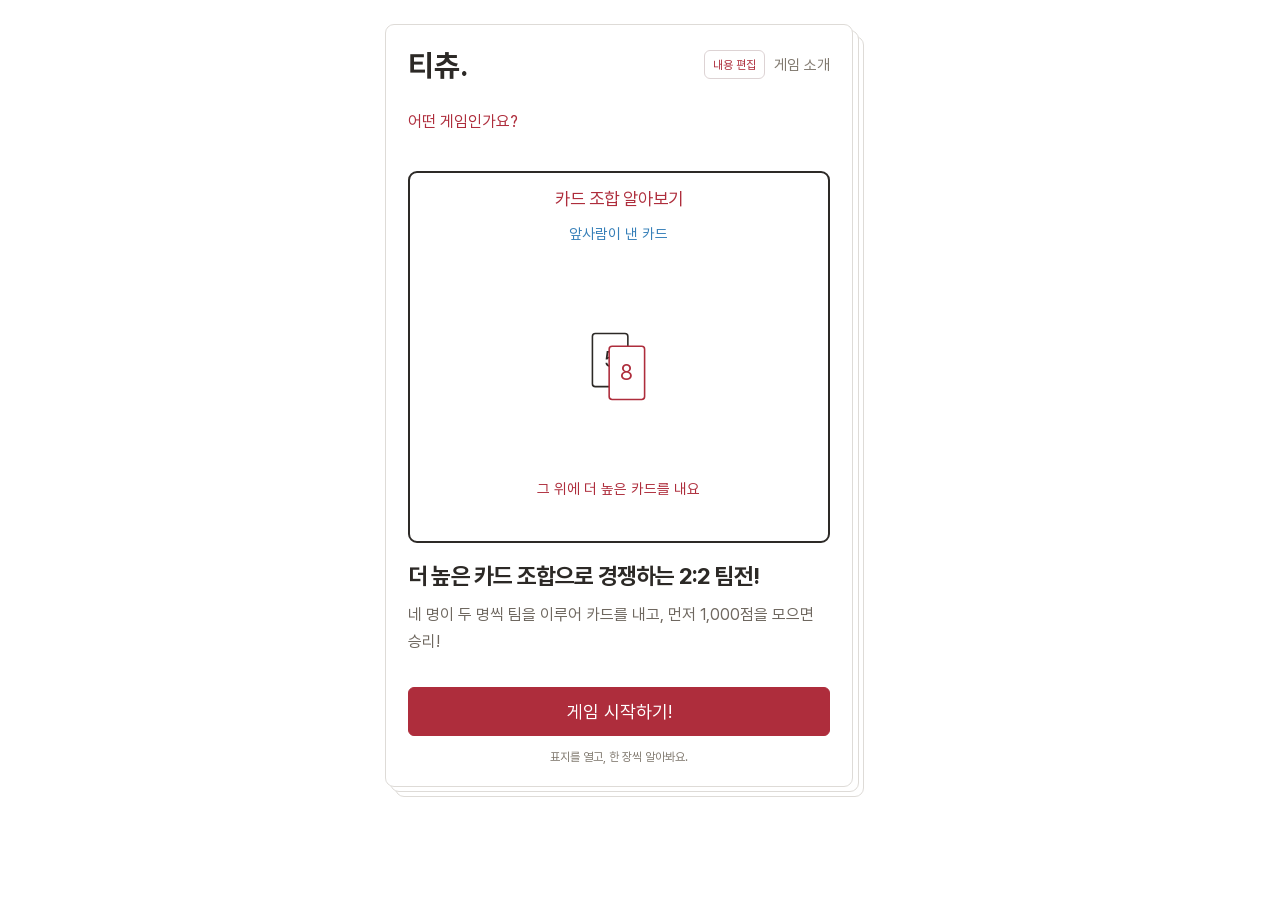
<file: tichu-github-pages 2/index.html>
<!doctype html>
<html lang="ko"><head><meta charset="utf-8"><meta name="viewport" content="width=device-width,initial-scale=1"><meta name="theme-color" content="#ffffff"><title>티츄 — 게임 설명서</title><link rel="stylesheet" href="style.css?v=responsive-right-14"></head>
<body><div class="notebook is-cover"><aside class="index-rail" aria-label="공책 인덱스"><div id="index-tabs"></div><button id="toggle-pages" aria-expanded="false" aria-controls="subindex">목록</button><button id="add-index" aria-label="인덱스 추가">＋</button></aside><aside id="subindex" aria-label="세부 인덱스"><div class="subindex-heading"><strong id="subindex-name">전체 페이지</strong><button id="close-pages" aria-label="세부 인덱스 닫기">×</button></div><div id="collection-pages" aria-label="페이지 메뉴"></div></aside><main class="page"><header><span class="brand">티츄.</span><div class="header-right"><button id="edit-copy">내용 편집</button><button id="open-cover" aria-label="표지로 돌아가기">표지</button><span id="count">게임 소개</span></div></header><section class="collection"><div class="collection-heading"><button id="collection-name">전체 페이지</button><button id="edit-index">인덱스 편집</button></div></section><section class="progress"><div id="step">어떤 게임인가요?</div><div id="bars" aria-hidden="true"></div></section><div id="scene" role="img" aria-label="티츄 규칙 애니메이션"></div><section class="copy" aria-live="polite"><h1 id="title"></h1><p id="body"></p><div id="overview-cards" hidden></div><div id="higher-tabs" class="choice-tabs" role="group" aria-label="8단계 설명 선택" hidden><button data-higher="play" aria-pressed="true">조합 내기</button><button data-higher="pass" aria-pressed="false">패스하기</button></div><p id="note" hidden></p><section id="tip-block" hidden><h2>TIP</h2><p id="tip"></p></section></section><button id="open-card-rules" hidden>조합표 보기 ↑</button><button id="open-special-rules" hidden>특수카드 보기 ↑</button><button id="open-score-rules" hidden>카드별 점수표 보기 ↑</button><p id="rule-source" class="rule-source" hidden><a href="https://fatamorgana.ch/fatamorgana/tichu/english-rules" target="_blank" rel="noopener">Fata Morgana 공식 규칙 ↗</a> · <a href="https://www.riograndegames.com/wp-content/uploads/2013/02/Tichu-Rules.pdf" target="_blank" rel="noopener">규칙 PDF ↗</a></p><div class="cover-actions"><button id="start-book">게임 시작하기!</button><p>표지를 열고, 한 장씩 알아봐요.</p></div><nav aria-label="페이지 이동"><button id="prev">이전</button><button id="next">다음 →</button></nav><details class="motion"><summary>애니메이션 조절</summary><div class="tools"><button id="play">일시정지</button><button id="restart">다시 재생</button><label>속도 <select id="speed"><option value="0.5">0.5배</option><option value="1" selected>1배</option><option value="1.5">1.5배</option></select></label><label class="timeline">장면 프레임 <input id="frame" type="range" min="0" max="4999" value="0"></label><label><input type="checkbox" id="reduce"> 움직임 줄이기</label></div></details></main></div><div id="notice" role="status"></div><dialog id="index-editor" aria-labelledby="editor-title"><form method="dialog"><header><h2 id="editor-title">인덱스 편집</h2><button aria-label="편집 닫기">×</button></header></form><div id="editor-content"></div></dialog><script src="scenes.js?v=responsive-right-14"></script><script src="content-editor.js?v=responsive-right-14"></script><script src="app.js?v=responsive-right-14"></script><script src="notebook.js?v=responsive-right-14"></script><script src="rule-sheets.js?v=responsive-right-14"></script></body></html>
</file>
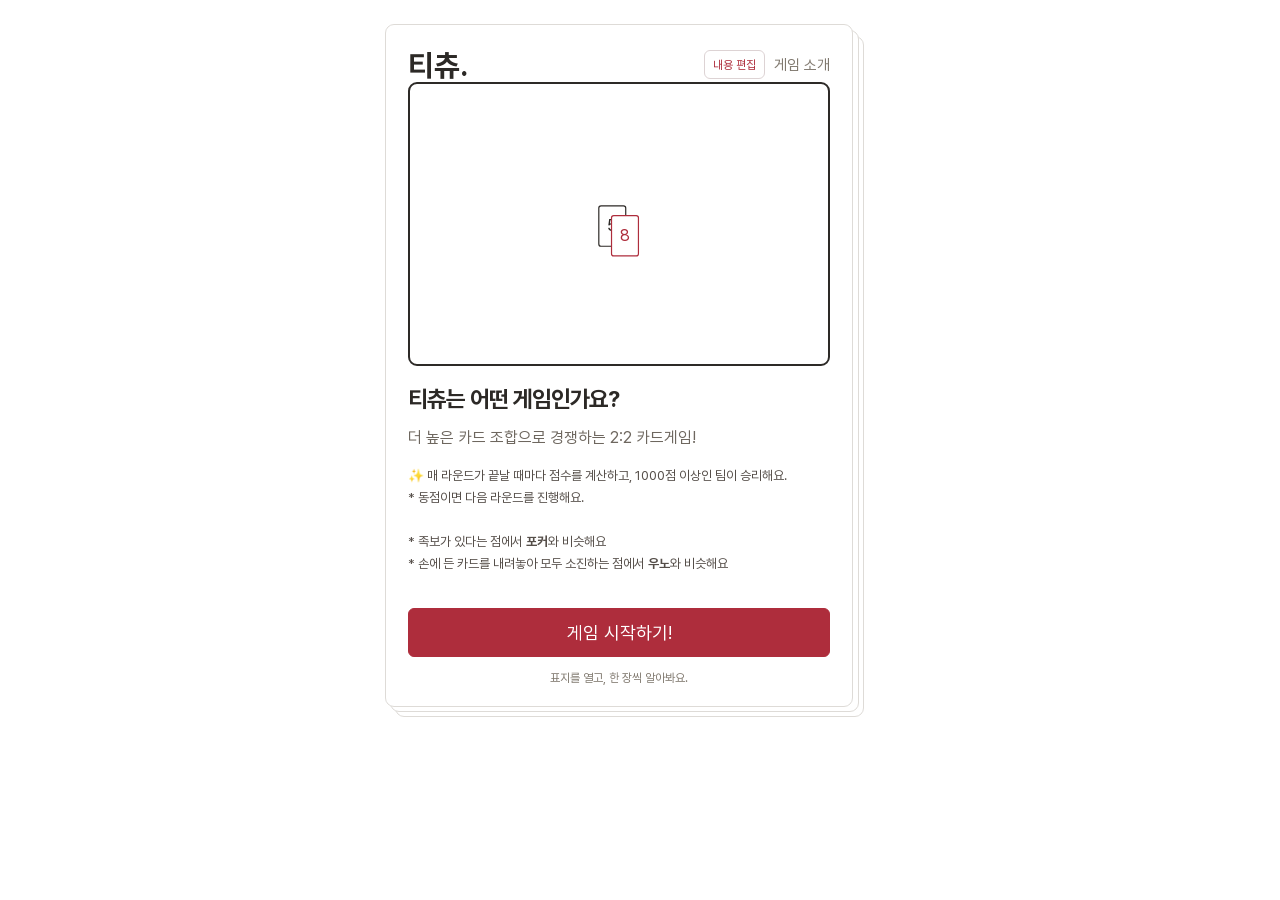
<file: tichu-github-pages-with-edits 2/index.html>
<!doctype html>
<html lang="ko"><head><meta charset="utf-8"><meta name="viewport" content="width=device-width,initial-scale=1"><meta name="theme-color" content="#ffffff"><title>티츄 — 게임 설명서</title><link rel="stylesheet" href="style.css?v=guide-structure-20"></head>
<body><div class="notebook is-cover"><aside class="index-rail" aria-label="공책 인덱스"><div id="index-tabs"></div><button id="toggle-pages" aria-expanded="false" aria-controls="subindex">목록</button><button id="add-index" aria-label="인덱스 추가">＋</button></aside><aside id="subindex" aria-label="세부 인덱스"><div class="subindex-heading"><strong id="subindex-name">전체 페이지</strong><button id="close-pages" aria-label="세부 인덱스 닫기">×</button></div><div id="collection-pages" aria-label="페이지 메뉴"></div><button id="round-trick-help" type="button">라운드와 트릭의 차이</button></aside><main class="page"><header><span class="brand">티츄.</span><div class="header-right"><button id="edit-copy">내용 편집</button><button id="open-cover" aria-label="표지로 돌아가기">표지</button><span id="count">게임 소개</span></div></header><section class="collection"><div class="collection-heading"><button id="collection-name">전체 페이지</button><button id="edit-index">인덱스 편집</button></div></section><section class="progress"><div id="step"></div><div id="bars" aria-hidden="true"></div></section><div id="scene" role="img" aria-label="티츄 규칙 애니메이션"></div><section class="copy" aria-live="polite"><h1 id="title"></h1><div id="declaration-tabs" class="choice-tabs" role="group" aria-label="티츄 선언 종류" hidden><button data-declaration="large" aria-pressed="true">라지 티츄</button><button data-declaration="small" aria-pressed="false">스몰 티츄</button></div><p id="body"></p><div id="overview-cards" hidden></div><div id="higher-tabs" class="choice-tabs" role="group" aria-label="8단계 설명 선택" hidden><button data-higher="play" aria-pressed="true">조합 내기</button><button data-higher="pass" aria-pressed="false">패스하기</button></div><p id="note" hidden></p><section id="tip-block" hidden><h2>TIP</h2><p id="tip"></p></section></section><button id="open-card-rules" hidden>조합표 보기 ↑</button><button id="open-special-rules" hidden>특수카드 보기 ↑</button><button id="open-score-rules" hidden>카드별 점수표 보기 ↑</button><p id="rule-source" class="rule-source" hidden><a href="https://fatamorgana.ch/fatamorgana/tichu/english-rules" target="_blank" rel="noopener">Fata Morgana 공식 규칙 ↗</a> · <a href="https://www.riograndegames.com/wp-content/uploads/2013/02/Tichu-Rules.pdf" target="_blank" rel="noopener">규칙 PDF ↗</a></p><div class="cover-actions"><button id="start-book">게임 시작하기!</button><p>표지를 열고, 한 장씩 알아봐요.</p></div><nav aria-label="페이지 이동"><button id="prev">이전</button><button id="next">다음 →</button></nav><details class="motion"><summary>애니메이션 조절</summary><div class="tools"><button id="play">일시정지</button><button id="restart">다시 재생</button><label>속도 <select id="speed"><option value="0.5">0.5배</option><option value="1" selected>1배</option><option value="1.5">1.5배</option></select></label><label class="timeline">장면 프레임 <input id="frame" type="range" min="0" max="4999" value="0"></label><label><input type="checkbox" id="reduce"> 움직임 줄이기</label></div></details></main></div><div id="notice" role="status"></div><dialog id="index-editor" aria-labelledby="editor-title"><form method="dialog"><header><h2 id="editor-title">인덱스 편집</h2><button aria-label="편집 닫기">×</button></header></form><div id="editor-content"></div></dialog><script src="saved-content.js?v=saved-20261022"></script><script src="scenes.js?v=guide-structure-20"></script><script src="content-editor.js?v=guide-structure-20"></script><script src="app.js?v=guide-structure-20"></script><script src="notebook.js?v=guide-structure-20"></script><script src="rule-sheets.js?v=guide-structure-20"></script><script src="site-backup.js?v=guide-structure-20"></script></body></html>
</file>
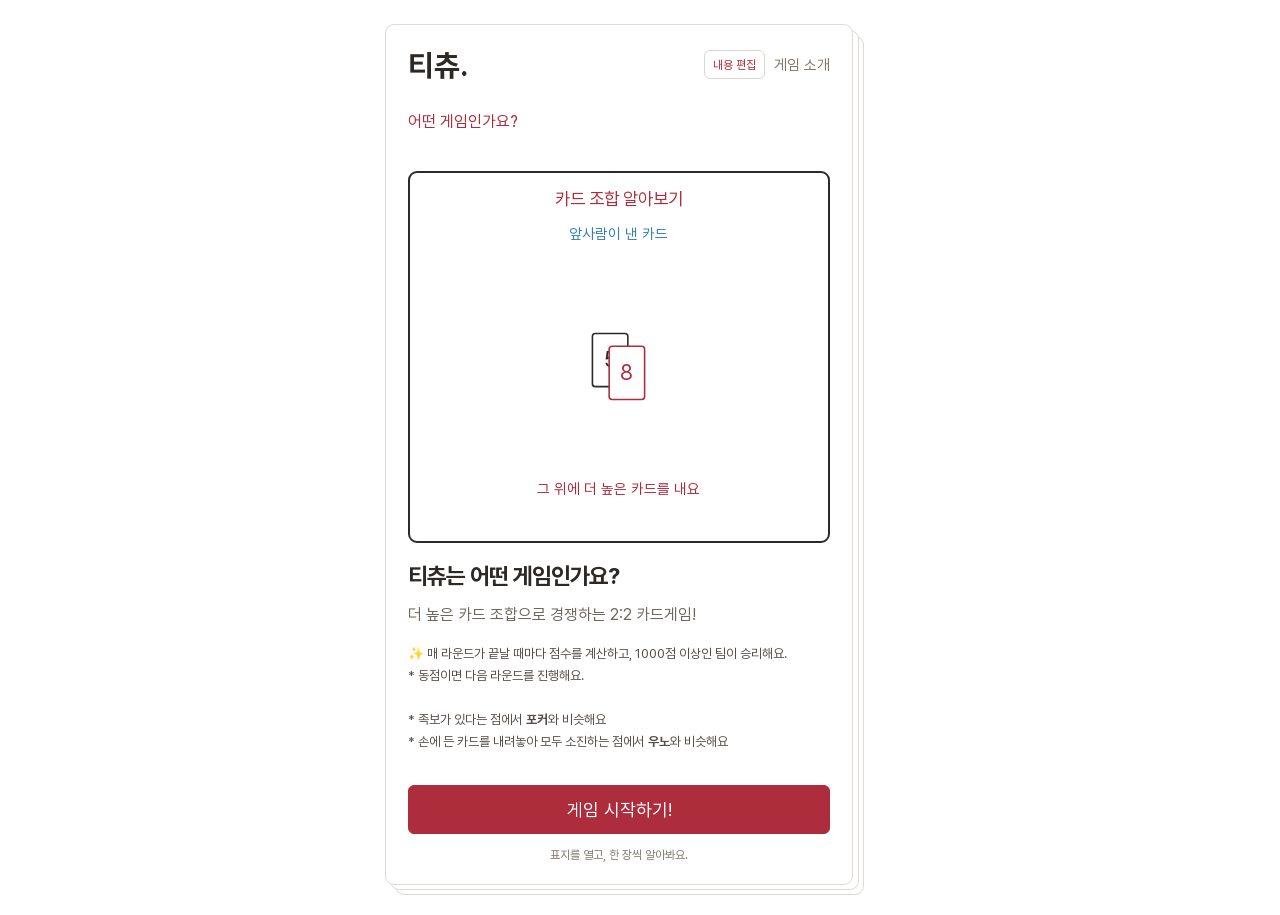
<file: tichu-github-pages-with-edits/index.html>
<!doctype html>
<html lang="ko"><head><meta charset="utf-8"><meta name="viewport" content="width=device-width,initial-scale=1"><meta name="theme-color" content="#ffffff"><title>티츄 — 게임 설명서</title><link rel="stylesheet" href="style.css?v=full-backup-15"></head>
<body><div class="notebook is-cover"><aside class="index-rail" aria-label="공책 인덱스"><div id="index-tabs"></div><button id="toggle-pages" aria-expanded="false" aria-controls="subindex">목록</button><button id="add-index" aria-label="인덱스 추가">＋</button></aside><aside id="subindex" aria-label="세부 인덱스"><div class="subindex-heading"><strong id="subindex-name">전체 페이지</strong><button id="close-pages" aria-label="세부 인덱스 닫기">×</button></div><div id="collection-pages" aria-label="페이지 메뉴"></div></aside><main class="page"><header><span class="brand">티츄.</span><div class="header-right"><button id="edit-copy">내용 편집</button><button id="open-cover" aria-label="표지로 돌아가기">표지</button><span id="count">게임 소개</span></div></header><section class="collection"><div class="collection-heading"><button id="collection-name">전체 페이지</button><button id="edit-index">인덱스 편집</button></div></section><section class="progress"><div id="step">어떤 게임인가요?</div><div id="bars" aria-hidden="true"></div></section><div id="scene" role="img" aria-label="티츄 규칙 애니메이션"></div><section class="copy" aria-live="polite"><h1 id="title"></h1><p id="body"></p><div id="overview-cards" hidden></div><div id="higher-tabs" class="choice-tabs" role="group" aria-label="8단계 설명 선택" hidden><button data-higher="play" aria-pressed="true">조합 내기</button><button data-higher="pass" aria-pressed="false">패스하기</button></div><p id="note" hidden></p><section id="tip-block" hidden><h2>TIP</h2><p id="tip"></p></section></section><button id="open-card-rules" hidden>조합표 보기 ↑</button><button id="open-special-rules" hidden>특수카드 보기 ↑</button><button id="open-score-rules" hidden>카드별 점수표 보기 ↑</button><p id="rule-source" class="rule-source" hidden><a href="https://fatamorgana.ch/fatamorgana/tichu/english-rules" target="_blank" rel="noopener">Fata Morgana 공식 규칙 ↗</a> · <a href="https://www.riograndegames.com/wp-content/uploads/2013/02/Tichu-Rules.pdf" target="_blank" rel="noopener">규칙 PDF ↗</a></p><div class="cover-actions"><button id="start-book">게임 시작하기!</button><p>표지를 열고, 한 장씩 알아봐요.</p></div><nav aria-label="페이지 이동"><button id="prev">이전</button><button id="next">다음 →</button></nav><details class="motion"><summary>애니메이션 조절</summary><div class="tools"><button id="play">일시정지</button><button id="restart">다시 재생</button><label>속도 <select id="speed"><option value="0.5">0.5배</option><option value="1" selected>1배</option><option value="1.5">1.5배</option></select></label><label class="timeline">장면 프레임 <input id="frame" type="range" min="0" max="4999" value="0"></label><label><input type="checkbox" id="reduce"> 움직임 줄이기</label></div></details></main></div><div id="notice" role="status"></div><dialog id="index-editor" aria-labelledby="editor-title"><form method="dialog"><header><h2 id="editor-title">인덱스 편집</h2><button aria-label="편집 닫기">×</button></header></form><div id="editor-content"></div></dialog><script src="saved-content.js?v=saved-20261022"></script><script src="scenes.js?v=full-backup-15"></script><script src="content-editor.js?v=full-backup-15"></script><script src="app.js?v=full-backup-15"></script><script src="notebook.js?v=full-backup-15"></script><script src="rule-sheets.js?v=full-backup-15"></script><script src="site-backup.js?v=full-backup-15"></script></body></html>
</file>
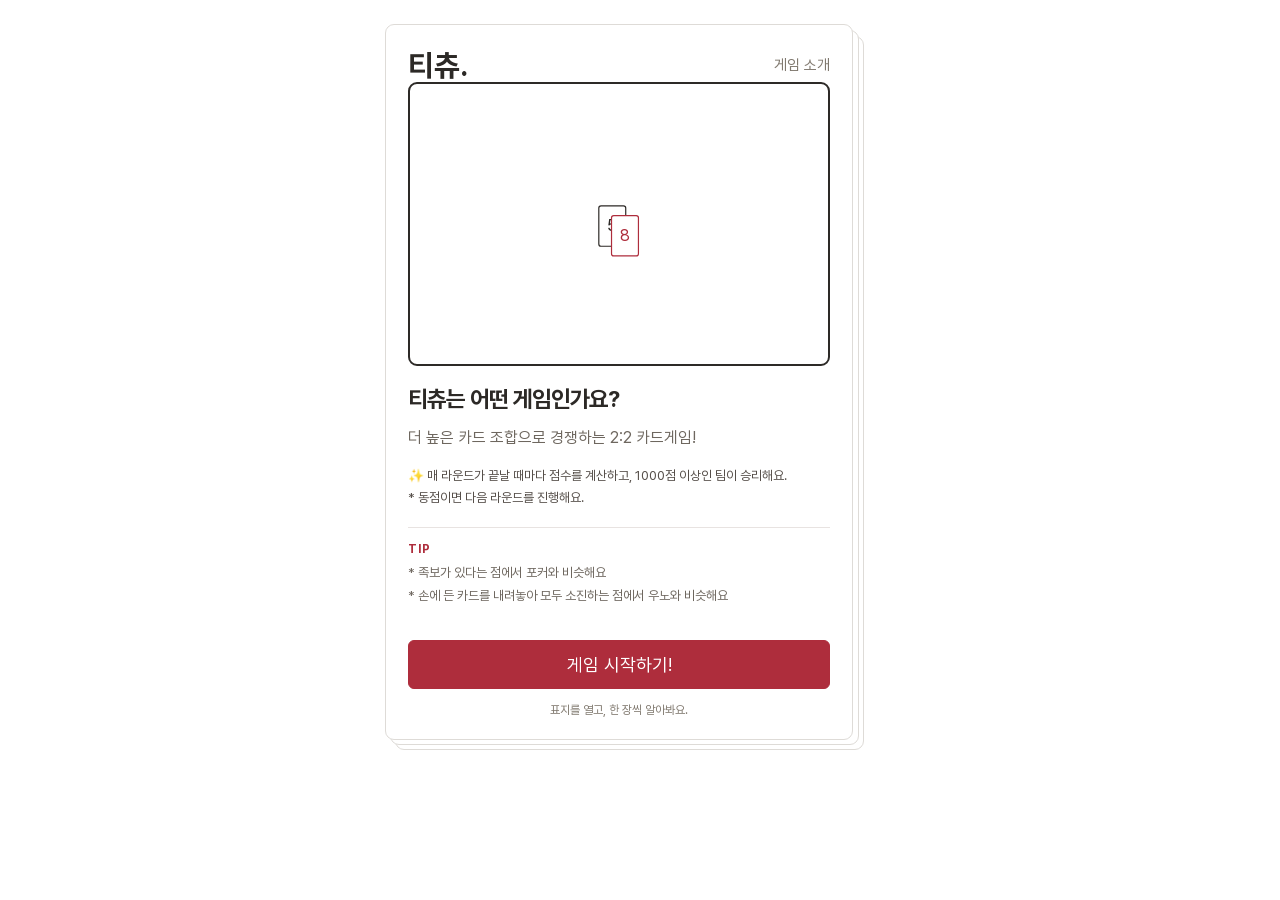
<file: tichu-viewer-release 2/index.html>
<!doctype html>
<html lang="ko"><head><meta charset="utf-8"><meta name="viewport" content="width=device-width,initial-scale=1"><meta name="theme-color" content="#ffffff"><title>티츄 — 게임 설명서</title><link rel="stylesheet" href="style.css?v=viewer-20261023"></head>
<body><div class="notebook is-cover"><aside class="index-rail" aria-label="공책 인덱스"><div id="index-tabs"></div></aside><div class="side-notes"><aside id="subindex" aria-label="세부 인덱스"><div class="subindex-heading"><strong id="subindex-name">전체 페이지</strong></div><div id="collection-pages" aria-label="페이지 메뉴"></div></aside><details id="round-trick-note"><summary id="round-trick-help">라운드와 트릭의 차이</summary><div class="round-trick-inline"><dl><div><dt>라운드</dt><dd>14장의 카드를 받아 모두 소진할 때까지 진행하는 한 판</dd></div><div><dt>트릭</dt><dd>누군가 카드를 내기 시작해 나머지 사람들이 패스하고, 카드를 획득하기까지의 과정</dd></div></dl><p>한 라운드 안에서 여러 번의 트릭을 반복해요.</p></div></details></div><main class="page"><header><span class="brand">티츄.</span><div class="header-right"><button id="open-cover" aria-label="표지로 돌아가기">표지</button><span id="count">게임 소개</span></div></header><section class="collection"><div class="collection-heading"><span id="collection-name">전체 페이지</span></div></section><section class="progress"><div id="step"></div><div id="bars" aria-hidden="true"></div></section><div id="scene" role="img" aria-label="티츄 규칙 애니메이션"></div><section class="copy" aria-live="polite"><h1 id="title"></h1><div id="declaration-tabs" class="choice-tabs" role="group" aria-label="티츄 선언 종류" hidden><button data-declaration="large" aria-pressed="true">라지 티츄</button><button data-declaration="small" aria-pressed="false">스몰 티츄</button></div><p id="body"></p><div id="overview-cards" hidden></div><div id="higher-tabs" class="choice-tabs" role="group" aria-label="8단계 설명 선택" hidden><button data-higher="play" aria-pressed="true">조합 내기</button><button data-higher="pass" aria-pressed="false">패스하기</button></div><p id="note" hidden></p><section id="tip-block" hidden><h2>TIP</h2><p id="tip"></p></section></section><button id="open-card-rules" hidden>조합표 보기 ↑</button><button id="open-special-rules" hidden>특수카드 보기 ↑</button><button id="open-score-rules" hidden>카드별 점수표 보기 ↑</button><p id="rule-source" class="rule-source" hidden><a href="https://fatamorgana.ch/fatamorgana/tichu/english-rules" target="_blank" rel="noopener">Fata Morgana 공식 규칙 ↗</a> · <a href="https://www.riograndegames.com/wp-content/uploads/2013/02/Tichu-Rules.pdf" target="_blank" rel="noopener">규칙 PDF ↗</a></p><div class="cover-actions"><button id="start-book">게임 시작하기!</button><p>표지를 열고, 한 장씩 알아봐요.</p></div><nav aria-label="페이지 이동"><button id="prev">이전</button><button id="next">다음 →</button></nav></main></div><script src="published-content.js?v=viewer-20261023"></script><script src="scenes.js?v=viewer-20261023"></script><script src="viewer-copy.js?v=viewer-20261023"></script><script src="viewer-app.js?v=viewer-20261023"></script><script src="viewer-notebook.js?v=viewer-20261023"></script><script src="viewer-rules.js?v=viewer-20261023"></script></body></html>
</file>
<file: tichu-github-pages 2/style.css>
@font-face{font-family:Pyeojin;src:url('fonts/PyeojinGothic-Regular.woff2') format('woff2');font-weight:400;font-display:swap}@font-face{font-family:Pyeojin;src:url('fonts/PyeojinGothic-Bold.woff2') format('woff2');font-weight:700;font-display:swap}
:root{font-family:Pyeojin,sans-serif;color:#2c2926;background:#fff;font-synthesis:none;--red:#ae2d3c;--blue:#367fb8}*{box-sizing:border-box}body{margin:0;background:#fff}button,input,select{font:inherit}button,select{cursor:pointer}button:focus-visible,summary:focus-visible,input:focus-visible,select:focus-visible{outline:3px solid #367fb8;outline-offset:4px}.page{max-width:480px;margin:auto;padding:24px 28px 16px;min-height:780px;display:flex;flex-direction:column;background:#fff}header{display:flex;justify-content:space-between;align-items:center;height:35px}.brand{font-size:34px;font-weight:700}#count{font-size:15px;color:#80796f}.progress{margin-top:30px;margin-bottom:24px;color:var(--red);font-size:16px;min-height:33px}#bars{display:flex;gap:4px;margin-top:10px;height:6px}#bars span{height:5px;flex:1;border-radius:3px;background:#dedbd7}#bars span.on{background:var(--red)}#scene{width:100%;aspect-ratio:424/374;border:2px solid #2d2a27;border-radius:9px;overflow:hidden;background:#fff}svg{display:block;width:100%;height:100%;font-family:Pyeojin,sans-serif}.copy{margin-top:18px}h1{font-size:25px;line-height:1.35;letter-spacing:-.8px;font-weight:700;margin:0 0 10px}p{font-size:16px;line-height:1.65;margin:0;color:#6e675f;word-break:keep-all}#note{margin-top:14px;padding:11px 12px;background:#fbf2f3;font-size:12px;line-height:1.6;color:#554e49}nav{display:flex;gap:10px;margin-top:auto;padding-top:30px}button{border:1.5px solid #bcb6ae;background:#fff;border-radius:6px;color:#2c2926;min-height:40px;padding:7px 16px}#prev{width:106px}#next{flex:1;background:var(--red);color:white;border-color:var(--red)}button:disabled{opacity:.4;cursor:default}.motion{font-size:12px;color:#80796f;margin-top:14px}.motion summary{cursor:pointer;width:max-content}.tools{display:flex;gap:8px;align-items:center;flex-wrap:wrap;padding-top:12px}.tools button{font-size:12px;min-height:32px}.timeline{width:100%;display:flex;gap:12px;align-items:center}.timeline input{flex:1;accent-color:var(--red)}select{border:1px solid #bbb;background:#fff;padding:5px;border-radius:4px}@media(max-width:420px){.page{padding:20px 22px 14px;min-height:100svh}h1{font-size:22px}.progress{margin-top:25px;margin-bottom:20px}p{font-size:14px}nav{padding-top:26px}}@media(min-width:481px){.page{min-height:810px}}@media(prefers-reduced-motion:reduce){*{scroll-behavior:auto}}
/* Notebook tabs stay beside the white paper, including on mobile. */
.notebook{position:relative;width:min(100% - 28px,568px);margin:24px auto 30px;padding-right:58px;isolation:isolate}.notebook:before,.notebook:after{content:"";position:absolute;inset:6px 52px -5px 5px;border:1px solid #dedbd7;background:white;border-radius:9px;z-index:-1}.notebook:after{inset:12px 47px -10px 10px;z-index:-2}.page{border:1px solid #dedbd7;border-radius:9px;max-width:none;width:100%;margin:0;padding:24px 25px 18px;min-height:850px}.index-rail{position:absolute;right:0;top:82px;width:59px;bottom:20px;display:flex;flex-direction:column;gap:9px;align-items:stretch}#index-tabs{display:flex;flex-direction:column;gap:9px;overflow:auto;scrollbar-width:thin;padding:0 1px 2px;max-height:calc(100svh - 210px)}.index-tab{border:1px solid var(--tab-border,#aaa);border-left:0;border-radius:0 10px 10px 0;background:var(--tab-color,#e6edf5);min-height:72px;font-size:13px;line-height:1.4;padding:9px 5px;flex-shrink:0;word-break:keep-all;color:#342b2a;position:relative;margin-right:6px}.index-tab[aria-current="true"]{margin-right:0;font-weight:700;border-left:4px solid #ae2d3c}.index-tab small{display:block;font-size:10px;font-weight:400;margin-top:4px}.index-tab:hover{filter:brightness(.97)}#add-index{border-radius:0 9px 9px 0;font-size:25px;margin-right:6px;border-left:0;min-height:43px;padding:0;background:white}.collection{margin-top:22px}.collection-heading{display:flex;align-items:center;justify-content:space-between;gap:6px}.collection-heading button{border:0;padding:4px 0;min-height:28px;text-align:left;font-size:12px;color:#80796f}#collection-name{font-weight:700;font-size:14px;color:#ae2d3c}#collection-pages{display:flex;overflow-x:auto;gap:6px;padding:9px 0 4px;scrollbar-width:thin}.page-chip{flex-shrink:0;min-height:30px;font-size:11px;padding:5px 8px;border-color:#e4dfdb;max-width:160px;white-space:nowrap;overflow:hidden;text-overflow:ellipsis}.page-chip[aria-current="true"]{color:#ae2d3c;border-color:#ae2d3c;background:#fff7f8}.progress{margin-top:18px}.empty-collection{padding:80px 20px;text-align:center;color:#80796f;font-size:15px;line-height:1.9}.paper-enter{animation:paper-in .24s ease-out;transform-origin:left center}@keyframes paper-in{from{opacity:.5;transform:translateX(9px) rotateY(-3deg)}to{opacity:1;transform:none}}dialog{width:min(520px,calc(100% - 28px));max-height:88svh;border:1px solid #dedbd7;border-radius:14px;padding:22px;color:#2c2926;background:#fff;font-family:Pyeojin,sans-serif}dialog::backdrop{background:#241e204d}dialog header{height:auto;margin-bottom:18px}dialog h2{font-size:20px;margin:0}dialog header button{border:0;font-size:24px;padding:0 8px}dialog label{font-size:13px}dialog input[type=text],dialog input[type=number]{padding:9px;border:1px solid #cfc8c4;border-radius:5px;min-width:0;font:inherit}dialog input[type=text]{width:100%}.editor-fields{display:flex;gap:12px;align-items:end}.editor-fields label:first-child{flex:1}.editor-fields input{display:block;margin-top:6px}dialog h3{font-size:15px;margin:24px 0 10px}.help{font-size:12px;color:#80796f;line-height:1.6}.page-check{display:flex;align-items:flex-start;gap:8px;padding:9px 0;border-bottom:1px solid #f0edeb}.page-check input{accent-color:#ae2d3c}.entry-row{display:flex;align-items:center;gap:4px;border-bottom:1px solid #eee;padding:7px 0;font-size:12px}.entry-row span{flex:1;overflow-wrap:anywhere}.entry-row button{font-size:12px;min-height:30px;padding:3px 8px}.editor-actions{display:flex;gap:6px;flex-wrap:wrap;margin-top:20px}.editor-actions button{font-size:12px}.danger{color:#ae2d3c}.cut-fields{display:flex;gap:8px;margin:12px 0}.cut-fields label{flex:1}.cut-fields input{width:100%;display:block;margin-top:5px}#save-cut{width:100%;font-size:13px}.save-state{font-size:11px;margin:12px 0;color:#80796f}#notice:not(:empty){position:fixed;bottom:20px;left:50%;transform:translateX(-50%);background:#2c2926;color:white;padding:12px 18px;border-radius:9px;font-size:13px;z-index:10;max-width:90%;width:max-content}#notice button{margin-left:10px;font-size:12px;min-height:28px;padding:3px 8px}.collection-heading button:focus-visible{outline:2px solid #367fb8}@media(max-width:420px){.notebook{width:calc(100% - 16px);padding-right:45px;margin:12px auto 24px}.index-rail{width:46px;top:74px}.index-tab{font-size:11px;padding:8px 3px;min-height:67px;margin-right:3px}.notebook:before{right:40px}.notebook:after{right:35px}.page{padding:20px 16px 16px;min-height:calc(100svh - 30px)}h1{font-size:20px}p{font-size:13px}#prev{width:72px}.brand{font-size:30px}.collection-heading button{font-size:11px}#collection-name{font-size:13px}#count{font-size:12px}}@media(prefers-reduced-motion:reduce){.paper-enter{animation:none}}
#cut-scene{display:block;width:100%;max-width:100%;margin-top:7px;font-size:12px;text-overflow:ellipsis}dialog .help{margin:8px 0}dialog .save-state{margin-top:12px}dialog input[type=color]{height:37px;width:52px;padding:2px;border:1px solid #cfc8c4;background:white;border-radius:5px}
.header-right{display:flex;align-items:center;gap:12px}#open-cover{border:0;padding:3px 0;min-height:28px;color:#80796f;font-size:12px;text-decoration:underline;text-underline-offset:4px}.cover-actions{display:none}.is-cover .index-rail,.is-cover .collection,.is-cover nav,.is-cover .motion,.is-cover #open-cover{display:none}.is-cover .cover-actions{display:block;margin-top:auto;padding-top:32px}.cover-actions button{width:100%;background:#ae2d3c;color:#fff;border-color:#ae2d3c;font-size:18px;min-height:49px}.cover-actions p{font-size:12px;text-align:center;margin-top:12px;color:#80796f}.is-cover .page{min-height:810px}.is-cover .progress{margin-top:30px}.opening .page{animation:open-cover .32s ease-in forwards;transform-origin:left center}.notebook{perspective:1400px}@keyframes open-cover{to{transform:rotateY(-80deg);opacity:.15}}@media(max-width:420px){.is-cover .page{min-height:calc(100svh - 38px)}.header-right{gap:8px}.is-cover .page{padding-bottom:24px}}@media(prefers-reduced-motion:reduce){.opening .page{animation:none}}
#edit-copy{font-size:12px;min-height:29px;padding:4px 8px;border-color:#ddd3d4;color:#ae2d3c;background:#fff}#copy-editor{width:min(580px,calc(100% - 24px))}.copy-field{display:block;margin-top:18px}.copy-field>span{display:block;margin-bottom:7px;font-weight:700}.rich-input{border:1px solid #cdc7c2;border-radius:7px;padding:12px;min-height:90px;font:16px/1.65 Pyeojin,sans-serif;white-space:pre-wrap;overflow-wrap:anywhere;background:white}.rich-input:focus{outline:2px solid #367fb8;outline-offset:1px}#copy-title{min-height:65px;font-size:20px}.format-toolbar{display:flex;gap:6px;flex-wrap:wrap;position:sticky;top:0;background:white;padding:10px 0;z-index:1}.format-toolbar button{font-size:12px;min-height:34px;padding:5px 10px}.format-toolbar [data-highlight]{background:var(--swatch);color:#2c2926}mark{color:inherit;padding:0 .06em;border-radius:2px;box-decoration-break:clone;-webkit-box-decoration-break:clone}.copy h1,.copy p{white-space:pre-wrap;overflow-wrap:anywhere}.copy strong{font-weight:700}#copy-done{font-size:14px;border:1px solid #ae2d3c;color:#ae2d3c;padding:7px 12px;min-height:35px}.header-right{gap:9px}@media(max-width:420px){#edit-copy{font-size:11px;padding:3px 6px}.header-right{gap:6px}.rich-input{font-size:16px}#copy-title{font-size:18px}}
.index-tab[data-index]:not([data-index="all"]){cursor:grab;touch-action:none;user-select:none;-webkit-user-select:none;-webkit-touch-callout:none}.index-tab[data-index]:not([data-index="all"]):after{content:'⠿';display:block;font-size:12px;line-height:10px;opacity:.45;margin-top:5px}.index-tab.index-dragging{opacity:.3;border:2px dashed #ae2d3c}.index-ghost{position:fixed!important;z-index:9999;pointer-events:none;opacity:.95;box-shadow:0 5px 14px #0002;cursor:grabbing}.sorting,.sorting *{cursor:grabbing!important}
.index-number{display:block;font-size:10px;font-weight:700;opacity:.65;margin-bottom:4px}.flow-tab{overflow:visible}.flow-tab:not(:last-child):before{content:'↓';position:absolute;bottom:-13px;left:50%;font-size:10px;color:#aaa;z-index:1;line-height:12px}.index-tab{min-height:76px}#index-tabs{gap:13px}.flow-scene{aspect-ratio:auto!important;min-height:374px;overflow:visible!important}.flow-map{padding:18px 16px}.round-strip{display:flex;align-items:center;justify-content:center;gap:9px;font-size:12px}.round-strip span{background:#f7f7f7;border:1px solid #ddd;padding:6px;border-radius:5px}.round-strip b{color:#ae2d3c}.flow-hint{font-size:12px;text-align:center;margin:12px 0 18px}.flow-node{width:100%;display:flex;align-items:center;gap:12px;text-align:left;background:#fff;border:1px solid #d8d3d0;border-left:7px solid var(--node-color);padding:11px 10px;min-height:65px}.flow-number{background:var(--node-color);border-radius:50%;width:28px;height:28px;flex-shrink:0;display:grid;place-items:center;font-size:12px}.flow-node>span:nth-child(2){flex:1}.flow-node b{display:block;font-size:15px}.flow-node small{display:block;font-size:11px;color:#80796f;margin-top:4px;line-height:1.5}.flow-connector{text-align:center;color:#aaa;line-height:20px}.round-bracket{padding:12px 10px;border:1.5px dashed #ae2d3c;border-radius:10px;margin-top:8px}.round-bracket h3{margin:0 0 12px;color:#ae2d3c;font-size:15px}.round-bracket h3 small{font-weight:400;font-size:10px;display:block;margin-top:4px}.round-return{font-size:11px;text-align:center;color:#ae2d3c;border-top:1px solid #f0d7dc;margin-top:13px;padding-top:8px}.round-return button{font-size:11px;padding:3px 5px;min-height:28px;border:0;color:#ae2d3c;text-decoration:underline}.round-goal{font-size:12px;text-align:center;padding:10px 0;color:#ae2d3c}.flow-footnote{font-size:10px;text-align:center;margin-top:17px}.rule-source{font-size:10px;margin-top:10px}.rule-source a{color:#80796f}.index-ghost:before{display:none!important}@media(max-width:420px){.flow-map{padding:14px 9px}.flow-node{gap:7px;padding:8px 6px}.flow-node b{font-size:13px}.flow-node small{font-size:10px}.round-strip{font-size:10px;gap:5px}.round-bracket{padding:9px 7px}.index-tab{min-height:74px}}
.flow-tab{min-height:68px;padding:7px 4px;line-height:1.3}.flow-tab small{display:none}.flow-tab .index-number{font-size:10px;margin-bottom:3px}.flow-tab:after{margin-top:4px!important;font-size:10px!important}.rule-source[hidden]{display:none}

/* Secondary page menu beside the notebook tabs; compact drawer on narrow screens. */
.notebook{width:min(calc(100% - 28px),790px);padding-right:270px}.notebook:before{right:264px}.notebook:after{right:259px}.index-rail{right:212px}
#subindex{position:absolute;right:0;top:82px;width:200px;background:#fff;border:1px solid #e5dfe0;border-radius:10px;padding:12px;max-height:calc(100svh - 120px);overflow:auto}
.subindex-heading{display:flex;align-items:center;justify-content:space-between;gap:8px;font-size:13px;line-height:1.5;margin-bottom:8px}.subindex-heading strong{overflow-wrap:anywhere}#close-pages{display:none;min-height:30px;padding:0 8px;font-size:21px;border:0}
#collection-pages{display:flex;flex-direction:column;gap:2px;padding:0;overflow:visible}.subindex-item{width:100%;border:0;border-radius:5px;padding:10px 8px;min-height:40px;text-align:left;font-size:12px;line-height:1.6;white-space:normal;overflow-wrap:anywhere;background:white}.subindex-item[aria-current="true"]{background:#f7f5f5;color:#ae2d3c;font-weight:700;box-shadow:inset 3px 0 #ae2d3c}.subindex-item:hover{background:#f7f5f5}#toggle-pages{display:none}.is-cover #subindex{display:none}.is-cover{width:min(calc(100% - 28px),568px);padding-right:58px}.is-cover:before{right:52px}.is-cover:after{right:47px}
#note{padding:0;background:none;font-size:13px;line-height:1.7}#tip-block{margin-top:18px;padding-top:14px;border-top:1px solid #e8e3e1}#tip-block h2{margin:0 0 6px;font-size:12px;letter-spacing:1px;color:#ae2d3c}#tip{font-size:13px;line-height:1.75}.copy-field[hidden],#tip-block[hidden],.choice-tabs[hidden],#open-card-rules[hidden],#open-score-rules[hidden]{display:none}
.choice-tabs{display:flex;gap:8px;margin:0 0 14px}.choice-tabs button{flex:1;font-size:13px}.choice-tabs button[aria-pressed="true"]{border-color:#ae2d3c;color:#ae2d3c;background:#fff7f8}#open-card-rules,#open-score-rules{margin-top:18px;font-size:12px;color:#ae2d3c;text-align:left;background:white;border-color:#e3cdd1}
.points-table{width:100%;border-collapse:collapse;font-size:15px}.points-table caption{padding:18px;text-align:left;font-weight:700;color:#ae2d3c}.points-table th,.points-table td{text-align:left;padding:12px 18px;border-top:1px solid #e8e3e1}.points-table thead th{font-size:12px;color:#80796f}.points-table tbody th{font-weight:400}.points-table td{font-weight:700;text-align:right}.points-table thead th:last-child{text-align:right}

.copy .choice-tabs{margin:18px 0 14px}.flow-tab:has(+ [data-index="all"]):before{display:none}

#open-special-rules{margin-top:10px;font-size:12px;color:#ae2d3c;text-align:left;border-color:#e3cdd1}#open-special-rules[hidden]{display:none}
#rules-sheet{position:fixed;inset:auto 0 0;margin:0 auto;width:min(100%,520px);max-width:100%;max-height:90svh;padding:12px 20px 24px;padding-bottom:max(24px,env(safe-area-inset-bottom));border:0;border-radius:18px 18px 0 0;background:#fff;overflow-y:auto;overscroll-behavior:contain;color:#292624;box-shadow:0 -8px 40px #0002}
#rules-sheet[open]{animation:sheet-rise .22s ease-out}#rules-sheet::backdrop{background:#211d2059}.sheet-grip{width:36px;height:4px;background:#d6d2d0;border-radius:10px;margin:0 auto 12px}.sheet-header{margin:0 0 18px;align-items:center;height:auto}.sheet-header h2{font-size:27px;line-height:1.3;letter-spacing:-1px;font-weight:700;margin:10px 0}.sheet-header #close-rules-sheet{font-size:29px;width:40px;height:40px;min-height:40px;padding:0;border:0;color:#292624;align-self:flex-start}
.special-tabs{display:flex;gap:8px;align-items:center;border-bottom:1px solid #dadada;padding-bottom:10px;margin-bottom:20px}.special-tabs button{border:0;border-radius:26px;min-height:42px;padding:10px 13px;font-size:13px;background:none}.special-tabs button[aria-selected="true"],.sheet-pill{background:var(--red);color:white;font-weight:700}.sheet-pill{display:inline-block;border-radius:26px;padding:12px 15px;font-size:13px}
#special-panel h3{font-size:20px;margin:0 0 22px}.special-overview{display:grid;grid-template-columns:106px 1fr;gap:22px;align-items:start;margin-bottom:24px}.special-art{width:106px;height:170px;display:block;flex-shrink:0}.special-summary p{font-size:13px;font-weight:700;line-height:1.8;margin:0 0 16px;color:#302b28;white-space:pre-wrap}.special-details{list-style:none;padding:0;margin:0}.special-details li{border-top:1px solid #dadada;padding:15px 0;font-size:13px;line-height:1.85;word-break:keep-all}.sheet-source{font-size:11px;margin-top:18px}.sheet-source a{color:#79736f}.combination-intro{font-size:13px;color:#302b28;margin:0 0 4px;line-height:1.8}.inline-rule{border:0;background:none;padding:0;min-height:0;font-size:inherit;color:inherit;text-align:left;text-decoration:underline;text-underline-offset:3px}.combination-list{list-style:none;padding:0;margin:0}.combination-list li{border-bottom:1px solid #dadada;padding:28px 0 20px}.combination-heading{display:flex;align-items:baseline;flex-wrap:wrap;gap:8px}.combination-heading>span{color:var(--red);font-size:12px;font-weight:700}.combination-heading h3{font-size:18px;margin:0}.combination-heading small{font-size:11px;color:#777}.example-hand{display:flex;gap:5px;margin-top:20px}.example-card{position:relative;display:inline-block;width:37px;height:56px;border:1px solid var(--suit);border-radius:4px;background:#fffdf3;color:var(--suit);flex-shrink:0}.example-card small{position:absolute;left:4px;top:3px;font-size:10px;font-weight:700;line-height:1}.example-card small:last-child{left:auto;top:auto;bottom:3px;right:4px;transform:rotate(180deg)}.example-card b{position:absolute;inset:0;display:grid;place-items:center;font-size:22px;font-family:serif}.bomb-art{display:grid;grid-template-columns:37px 37px;gap:5px;align-content:center;justify-content:center;background:#fffdf7;border:1px solid #e4dfd3;border-radius:6px}.sheet-footnote{font-size:12px;margin-top:20px;line-height:1.8}.sheet-related{margin-top:16px;font-size:13px;border-color:#e3cdd1;color:var(--red)}.sheet-points{margin-top:20px}.sheet-points th,.sheet-points td{padding:14px 4px}
@keyframes sheet-rise{from{transform:translateY(30px);opacity:.6}to{transform:none;opacity:1}}@media(max-width:380px){#rules-sheet{padding-left:16px;padding-right:16px}.special-overview{grid-template-columns:88px 1fr;gap:15px}.special-art{width:88px;height:146px}.special-tabs{gap:4px}.special-tabs button{padding:10px 11px}}@media(prefers-reduced-motion:reduce){#rules-sheet[open]{animation:none}}

#rules-sheet .sheet-header{position:sticky;top:-12px;z-index:2;background:#fff;padding-top:4px}

/* Editable rule sheets and introductory cards share the notebook palette. */
#overview-cards{display:grid;grid-template-columns:1fr 1fr;gap:12px;margin-top:22px}#overview-cards[hidden]{display:none}.core-card{border:1px solid #e7d9dc;border-radius:14px;padding:18px 16px;background:#fff;box-shadow:0 3px 10px #52233106}.core-card:last-child:nth-child(odd){grid-column:1/-1}.core-card-top{display:flex;justify-content:space-between;align-items:center;margin-bottom:18px}.core-card-top svg{width:30px;height:30px;fill:none;stroke:#ae2d3c;stroke-width:1.6;stroke-linecap:round;stroke-linejoin:round}.core-card-top span{font-size:12px;color:#ae2d3c;background:#fbf0f2;border-radius:7px;padding:5px 7px}.core-card h2{font-size:18px;line-height:1.4;margin:0 0 8px}.core-card p{font-size:14px;line-height:1.7;color:#756a6c}.sheet-editor-bar{display:flex;align-items:center;gap:12px;margin:0 0 18px}.sheet-editor-bar button{color:#ae2d3c;border-color:#e3c8cd;font-size:12px;white-space:nowrap}.sheet-editor-bar span{font-size:11px;color:#807377;line-height:1.5}.sheet-editing [data-sheet-field]{outline:1px dashed #c9919b;outline-offset:4px;border-radius:2px;min-height:1.4em;cursor:text;white-space:pre-wrap;overflow-wrap:anywhere}.sheet-editing [data-sheet-field]:focus{outline:2px solid #ae2d3c;background:#fffafb}.sheet-editing .combination-intro>span{display:inline-block}.sheet-editing #rules-sheet-title{min-width:50%;max-width:85%}@media(max-width:420px){#overview-cards{grid-template-columns:1fr;gap:10px}.core-card{padding:17px 18px}.core-card-top{margin-bottom:10px}.core-card h2{font-size:17px}.core-card p{font-size:13px}.sheet-editor-bar{gap:9px}}

/* Reserve a real column to the right of the index at every viewport width. */
.notebook{--menu-width:170px;--rail-width:50px;--menu-gap:10px;width:min(calc(100% - 24px),720px);padding-right:calc(var(--menu-width) + var(--rail-width) + var(--menu-gap))}
.notebook:before{right:calc(var(--menu-width) + var(--rail-width) + var(--menu-gap) - 6px)}.notebook:after{right:calc(var(--menu-width) + var(--rail-width) + var(--menu-gap) - 11px)}
.index-rail{right:calc(var(--menu-width) + var(--menu-gap));width:var(--rail-width)}
#subindex{display:block;right:0;left:auto;width:var(--menu-width);padding:10px;box-shadow:none}#toggle-pages,#close-pages{display:none}
.page{min-width:0;min-height:760px;padding:22px 22px 18px}.brand{font-size:30px}.page h1{font-size:23px}.subindex-heading{font-size:12px}.subindex-item{font-size:11px;padding:9px 6px}.is-cover{width:min(calc(100% - 24px),510px);padding-right:42px}.is-cover:before{right:36px}.is-cover:after{right:31px}.is-cover .page{min-height:740px}
@media(max-width:760px){
 .notebook{--menu-width:120px;--rail-width:44px;--menu-gap:7px;width:calc(100% - 16px);margin:12px auto 24px}.page{padding:18px 16px 16px;min-height:calc(100svh - 30px)}.index-rail,#subindex{top:74px}.index-tab{font-size:11px;padding:8px 3px;min-height:68px;margin-right:3px}#index-tabs{max-height:calc(100svh - 210px)}#subindex{padding:8px;max-height:calc(100svh - 95px)}.subindex-heading{font-size:11px}.subindex-item{font-size:11px;min-height:44px;padding:8px 5px}.page h1{font-size:20px}.page p{font-size:13px}.is-cover{max-width:470px;padding-right:32px}.is-cover:before{right:26px}.is-cover:after{right:21px}
}
@media(max-width:480px){
 .notebook{--menu-width:88px;--rail-width:38px;--menu-gap:5px;width:calc(100% - 12px)}.page{padding:15px 11px 14px}.page>header{height:auto;flex-wrap:wrap;gap:8px}.brand{font-size:25px}.header-right{gap:7px;flex-wrap:wrap}#edit-copy{font-size:10px;min-height:28px;padding:3px 5px}#count,#open-cover{font-size:10px}.collection{margin-top:16px}.collection-heading{align-items:flex-start;flex-wrap:wrap;gap:2px}#collection-name{font-size:11px}.collection-heading button{font-size:10px}.page h1{font-size:18px}.page p{font-size:12px}.progress{font-size:12px;margin:15px 0;min-height:24px}.copy{margin-top:14px}.index-tab{font-size:10px;line-height:1.45;min-height:64px}.index-number{font-size:9px}#subindex{padding:6px}.subindex-heading{font-size:10px}.subindex-item{font-size:10px;line-height:1.6;padding:8px 4px}.page nav{gap:6px;padding-top:22px}.page nav button{font-size:12px;padding:7px 9px}#prev{width:58px}.flow-map{padding:12px 6px}.round-strip{gap:3px;font-size:9px;flex-wrap:wrap}.round-strip span{padding:4px}.round-bracket{padding:8px 5px}.flow-node{gap:5px;padding:8px 4px}.flow-number{width:21px;height:21px;font-size:10px}.flow-node b{font-size:12px}.flow-node small{font-size:9px}.flow-node>span:nth-child(2){min-width:0;overflow-wrap:anywhere}.core-card{padding:14px 12px}.core-card h2{font-size:16px}.is-cover .page{min-height:calc(100svh - 30px)}
}
@media(max-width:359px){.notebook{--menu-width:76px;--rail-width:34px;--menu-gap:4px}.page{padding:14px 9px}.page h1{font-size:17px}.header-right{gap:5px}.index-tab{font-size:9px}.subindex-heading{font-size:9px}.subindex-item{padding:8px 3px}.flow-node>span:last-child{display:none}}
</file>
<file: tichu-github-pages-with-edits 2/style.css>
@font-face{font-family:Pyeojin;src:url('fonts/PyeojinGothic-Regular.woff2') format('woff2');font-weight:400;font-display:swap}@font-face{font-family:Pyeojin;src:url('fonts/PyeojinGothic-Bold.woff2') format('woff2');font-weight:700;font-display:swap}
:root{font-family:Pyeojin,sans-serif;color:#2c2926;background:#fff;font-synthesis:none;--red:#ae2d3c;--blue:#367fb8}*{box-sizing:border-box}body{margin:0;background:#fff}button,input,select{font:inherit}button,select{cursor:pointer}button:focus-visible,summary:focus-visible,input:focus-visible,select:focus-visible{outline:3px solid #367fb8;outline-offset:4px}.page{max-width:480px;margin:auto;padding:24px 28px 16px;min-height:780px;display:flex;flex-direction:column;background:#fff}header{display:flex;justify-content:space-between;align-items:center;height:35px}.brand{font-size:34px;font-weight:700}#count{font-size:15px;color:#80796f}.progress{margin-top:30px;margin-bottom:24px;color:var(--red);font-size:16px;min-height:33px}#bars{display:flex;gap:4px;margin-top:10px;height:6px}#bars span{height:5px;flex:1;border-radius:3px;background:#dedbd7}#bars span.on{background:var(--red)}#scene{width:100%;aspect-ratio:424/374;border:2px solid #2d2a27;border-radius:9px;overflow:hidden;background:#fff}svg{display:block;width:100%;height:100%;font-family:Pyeojin,sans-serif}.copy{margin-top:18px}h1{font-size:25px;line-height:1.35;letter-spacing:-.8px;font-weight:700;margin:0 0 10px}p{font-size:16px;line-height:1.65;margin:0;color:#6e675f;word-break:keep-all}#note{margin-top:14px;padding:11px 12px;background:#fbf2f3;font-size:12px;line-height:1.6;color:#554e49}nav{display:flex;gap:10px;margin-top:auto;padding-top:30px}button{border:1.5px solid #bcb6ae;background:#fff;border-radius:6px;color:#2c2926;min-height:40px;padding:7px 16px}#prev{width:106px}#next{flex:1;background:var(--red);color:white;border-color:var(--red)}button:disabled{opacity:.4;cursor:default}.motion{font-size:12px;color:#80796f;margin-top:14px}.motion summary{cursor:pointer;width:max-content}.tools{display:flex;gap:8px;align-items:center;flex-wrap:wrap;padding-top:12px}.tools button{font-size:12px;min-height:32px}.timeline{width:100%;display:flex;gap:12px;align-items:center}.timeline input{flex:1;accent-color:var(--red)}select{border:1px solid #bbb;background:#fff;padding:5px;border-radius:4px}@media(max-width:420px){.page{padding:20px 22px 14px;min-height:100svh}h1{font-size:22px}.progress{margin-top:25px;margin-bottom:20px}p{font-size:14px}nav{padding-top:26px}}@media(min-width:481px){.page{min-height:810px}}@media(prefers-reduced-motion:reduce){*{scroll-behavior:auto}}
/* Notebook tabs stay beside the white paper, including on mobile. */
.notebook{position:relative;width:min(100% - 28px,568px);margin:24px auto 30px;padding-right:58px;isolation:isolate}.notebook:before,.notebook:after{content:"";position:absolute;inset:6px 52px -5px 5px;border:1px solid #dedbd7;background:white;border-radius:9px;z-index:-1}.notebook:after{inset:12px 47px -10px 10px;z-index:-2}.page{border:1px solid #dedbd7;border-radius:9px;max-width:none;width:100%;margin:0;padding:24px 25px 18px;min-height:850px}.index-rail{position:absolute;right:0;top:82px;width:59px;bottom:20px;display:flex;flex-direction:column;gap:9px;align-items:stretch}#index-tabs{display:flex;flex-direction:column;gap:9px;overflow:auto;scrollbar-width:thin;padding:0 1px 2px;max-height:calc(100svh - 210px)}.index-tab{border:1px solid var(--tab-border,#aaa);border-left:0;border-radius:0 10px 10px 0;background:var(--tab-color,#e6edf5);min-height:72px;font-size:13px;line-height:1.4;padding:9px 5px;flex-shrink:0;word-break:keep-all;color:#342b2a;position:relative;margin-right:6px}.index-tab[aria-current="true"]{margin-right:0;font-weight:700;border-left:4px solid #ae2d3c}.index-tab small{display:block;font-size:10px;font-weight:400;margin-top:4px}.index-tab:hover{filter:brightness(.97)}#add-index{border-radius:0 9px 9px 0;font-size:25px;margin-right:6px;border-left:0;min-height:43px;padding:0;background:white}.collection{margin-top:22px}.collection-heading{display:flex;align-items:center;justify-content:space-between;gap:6px}.collection-heading button{border:0;padding:4px 0;min-height:28px;text-align:left;font-size:12px;color:#80796f}#collection-name{font-weight:700;font-size:14px;color:#ae2d3c}#collection-pages{display:flex;overflow-x:auto;gap:6px;padding:9px 0 4px;scrollbar-width:thin}.page-chip{flex-shrink:0;min-height:30px;font-size:11px;padding:5px 8px;border-color:#e4dfdb;max-width:160px;white-space:nowrap;overflow:hidden;text-overflow:ellipsis}.page-chip[aria-current="true"]{color:#ae2d3c;border-color:#ae2d3c;background:#fff7f8}.progress{margin-top:18px}.empty-collection{padding:80px 20px;text-align:center;color:#80796f;font-size:15px;line-height:1.9}.paper-enter{animation:paper-in .24s ease-out;transform-origin:left center}@keyframes paper-in{from{opacity:.5;transform:translateX(9px) rotateY(-3deg)}to{opacity:1;transform:none}}dialog{width:min(520px,calc(100% - 28px));max-height:88svh;border:1px solid #dedbd7;border-radius:14px;padding:22px;color:#2c2926;background:#fff;font-family:Pyeojin,sans-serif}dialog::backdrop{background:#241e204d}dialog header{height:auto;margin-bottom:18px}dialog h2{font-size:20px;margin:0}dialog header button{border:0;font-size:24px;padding:0 8px}dialog label{font-size:13px}dialog input[type=text],dialog input[type=number]{padding:9px;border:1px solid #cfc8c4;border-radius:5px;min-width:0;font:inherit}dialog input[type=text]{width:100%}.editor-fields{display:flex;gap:12px;align-items:end}.editor-fields label:first-child{flex:1}.editor-fields input{display:block;margin-top:6px}dialog h3{font-size:15px;margin:24px 0 10px}.help{font-size:12px;color:#80796f;line-height:1.6}.page-check{display:flex;align-items:flex-start;gap:8px;padding:9px 0;border-bottom:1px solid #f0edeb}.page-check input{accent-color:#ae2d3c}.entry-row{display:flex;align-items:center;gap:4px;border-bottom:1px solid #eee;padding:7px 0;font-size:12px}.entry-row span{flex:1;overflow-wrap:anywhere}.entry-row button{font-size:12px;min-height:30px;padding:3px 8px}.editor-actions{display:flex;gap:6px;flex-wrap:wrap;margin-top:20px}.editor-actions button{font-size:12px}.danger{color:#ae2d3c}.cut-fields{display:flex;gap:8px;margin:12px 0}.cut-fields label{flex:1}.cut-fields input{width:100%;display:block;margin-top:5px}#save-cut{width:100%;font-size:13px}.save-state{font-size:11px;margin:12px 0;color:#80796f}#notice:not(:empty){position:fixed;bottom:20px;left:50%;transform:translateX(-50%);background:#2c2926;color:white;padding:12px 18px;border-radius:9px;font-size:13px;z-index:10;max-width:90%;width:max-content}#notice button{margin-left:10px;font-size:12px;min-height:28px;padding:3px 8px}.collection-heading button:focus-visible{outline:2px solid #367fb8}@media(max-width:420px){.notebook{width:calc(100% - 16px);padding-right:45px;margin:12px auto 24px}.index-rail{width:46px;top:74px}.index-tab{font-size:11px;padding:8px 3px;min-height:67px;margin-right:3px}.notebook:before{right:40px}.notebook:after{right:35px}.page{padding:20px 16px 16px;min-height:calc(100svh - 30px)}h1{font-size:20px}p{font-size:13px}#prev{width:72px}.brand{font-size:30px}.collection-heading button{font-size:11px}#collection-name{font-size:13px}#count{font-size:12px}}@media(prefers-reduced-motion:reduce){.paper-enter{animation:none}}
#cut-scene{display:block;width:100%;max-width:100%;margin-top:7px;font-size:12px;text-overflow:ellipsis}dialog .help{margin:8px 0}dialog .save-state{margin-top:12px}dialog input[type=color]{height:37px;width:52px;padding:2px;border:1px solid #cfc8c4;background:white;border-radius:5px}
.header-right{display:flex;align-items:center;gap:12px}#open-cover{border:0;padding:3px 0;min-height:28px;color:#80796f;font-size:12px;text-decoration:underline;text-underline-offset:4px}.cover-actions{display:none}.is-cover .index-rail,.is-cover .collection,.is-cover nav,.is-cover .motion,.is-cover #open-cover{display:none}.is-cover .cover-actions{display:block;margin-top:auto;padding-top:32px}.cover-actions button{width:100%;background:#ae2d3c;color:#fff;border-color:#ae2d3c;font-size:18px;min-height:49px}.cover-actions p{font-size:12px;text-align:center;margin-top:12px;color:#80796f}.is-cover .page{min-height:810px}.is-cover .progress{margin-top:30px}.opening .page{animation:open-cover .32s ease-in forwards;transform-origin:left center}.notebook{perspective:1400px}@keyframes open-cover{to{transform:rotateY(-80deg);opacity:.15}}@media(max-width:420px){.is-cover .page{min-height:calc(100svh - 38px)}.header-right{gap:8px}.is-cover .page{padding-bottom:24px}}@media(prefers-reduced-motion:reduce){.opening .page{animation:none}}
#edit-copy{font-size:12px;min-height:29px;padding:4px 8px;border-color:#ddd3d4;color:#ae2d3c;background:#fff}#copy-editor{width:min(580px,calc(100% - 24px))}.copy-field{display:block;margin-top:18px}.copy-field>span{display:block;margin-bottom:7px;font-weight:700}.rich-input{border:1px solid #cdc7c2;border-radius:7px;padding:12px;min-height:90px;font:16px/1.65 Pyeojin,sans-serif;white-space:pre-wrap;overflow-wrap:anywhere;background:white}.rich-input:focus{outline:2px solid #367fb8;outline-offset:1px}#copy-title{min-height:65px;font-size:20px}.format-toolbar{display:flex;gap:6px;flex-wrap:wrap;position:sticky;top:0;background:white;padding:10px 0;z-index:1}.format-toolbar button{font-size:12px;min-height:34px;padding:5px 10px}.format-toolbar [data-highlight]{background:var(--swatch);color:#2c2926}mark{color:inherit;padding:0 .06em;border-radius:2px;box-decoration-break:clone;-webkit-box-decoration-break:clone}.copy h1,.copy p{white-space:pre-wrap;overflow-wrap:anywhere}.copy strong{font-weight:700}#copy-done{font-size:14px;border:1px solid #ae2d3c;color:#ae2d3c;padding:7px 12px;min-height:35px}.header-right{gap:9px}@media(max-width:420px){#edit-copy{font-size:11px;padding:3px 6px}.header-right{gap:6px}.rich-input{font-size:16px}#copy-title{font-size:18px}}
.index-tab[data-index]:not([data-index="all"]){cursor:grab;touch-action:none;user-select:none;-webkit-user-select:none;-webkit-touch-callout:none}.index-tab[data-index]:not([data-index="all"]):after{content:'⠿';display:block;font-size:12px;line-height:10px;opacity:.45;margin-top:5px}.index-tab.index-dragging{opacity:.3;border:2px dashed #ae2d3c}.index-ghost{position:fixed!important;z-index:9999;pointer-events:none;opacity:.95;box-shadow:0 5px 14px #0002;cursor:grabbing}.sorting,.sorting *{cursor:grabbing!important}
.index-number{display:block;font-size:10px;font-weight:700;opacity:.65;margin-bottom:4px}.flow-tab{overflow:visible}.flow-tab:not(:last-child):before{content:'↓';position:absolute;bottom:-13px;left:50%;font-size:10px;color:#aaa;z-index:1;line-height:12px}.index-tab{min-height:76px}#index-tabs{gap:13px}.flow-scene{aspect-ratio:auto!important;min-height:374px;overflow:visible!important}.flow-map{padding:18px 16px}.round-strip{display:flex;align-items:center;justify-content:center;gap:9px;font-size:12px}.round-strip span{background:#f7f7f7;border:1px solid #ddd;padding:6px;border-radius:5px}.round-strip b{color:#ae2d3c}.flow-hint{font-size:12px;text-align:center;margin:12px 0 18px}.flow-node{width:100%;display:flex;align-items:center;gap:12px;text-align:left;background:#fff;border:1px solid #d8d3d0;border-left:7px solid var(--node-color);padding:11px 10px;min-height:65px}.flow-number{background:var(--node-color);border-radius:50%;width:28px;height:28px;flex-shrink:0;display:grid;place-items:center;font-size:12px}.flow-node>span:nth-child(2){flex:1}.flow-node b{display:block;font-size:15px}.flow-node small{display:block;font-size:11px;color:#80796f;margin-top:4px;line-height:1.5}.flow-connector{text-align:center;color:#aaa;line-height:20px}.round-bracket{padding:12px 10px;border:1.5px dashed #ae2d3c;border-radius:10px;margin-top:8px}.round-bracket h3{margin:0 0 12px;color:#ae2d3c;font-size:15px}.round-bracket h3 small{font-weight:400;font-size:10px;display:block;margin-top:4px}.round-return{font-size:11px;text-align:center;color:#ae2d3c;border-top:1px solid #f0d7dc;margin-top:13px;padding-top:8px}.round-return button{font-size:11px;padding:3px 5px;min-height:28px;border:0;color:#ae2d3c;text-decoration:underline}.round-goal{font-size:12px;text-align:center;padding:10px 0;color:#ae2d3c}.flow-footnote{font-size:10px;text-align:center;margin-top:17px}.rule-source{font-size:10px;margin-top:10px}.rule-source a{color:#80796f}.index-ghost:before{display:none!important}@media(max-width:420px){.flow-map{padding:14px 9px}.flow-node{gap:7px;padding:8px 6px}.flow-node b{font-size:13px}.flow-node small{font-size:10px}.round-strip{font-size:10px;gap:5px}.round-bracket{padding:9px 7px}.index-tab{min-height:74px}}
.flow-tab{min-height:68px;padding:7px 4px;line-height:1.3}.flow-tab small{display:none}.flow-tab .index-number{font-size:10px;margin-bottom:3px}.flow-tab:after{margin-top:4px!important;font-size:10px!important}.rule-source[hidden]{display:none}

/* Secondary page menu beside the notebook tabs; compact drawer on narrow screens. */
.notebook{width:min(calc(100% - 28px),790px);padding-right:270px}.notebook:before{right:264px}.notebook:after{right:259px}.index-rail{right:212px}
#subindex{position:absolute;right:0;top:82px;width:200px;background:#fff;border:1px solid #e5dfe0;border-radius:10px;padding:12px;max-height:calc(100svh - 120px);overflow:auto}
.subindex-heading{display:flex;align-items:center;justify-content:space-between;gap:8px;font-size:13px;line-height:1.5;margin-bottom:8px}.subindex-heading strong{overflow-wrap:anywhere}#close-pages{display:none;min-height:30px;padding:0 8px;font-size:21px;border:0}
#collection-pages{display:flex;flex-direction:column;gap:2px;padding:0;overflow:visible}.subindex-item{width:100%;border:0;border-radius:5px;padding:10px 8px;min-height:40px;text-align:left;font-size:12px;line-height:1.6;white-space:normal;overflow-wrap:anywhere;background:white}.subindex-item[aria-current="true"]{background:#f7f5f5;color:#ae2d3c;font-weight:700;box-shadow:inset 3px 0 #ae2d3c}.subindex-item:hover{background:#f7f5f5}#toggle-pages{display:none}.is-cover #subindex{display:none}.is-cover{width:min(calc(100% - 28px),568px);padding-right:58px}.is-cover:before{right:52px}.is-cover:after{right:47px}
#note{padding:0;background:none;font-size:13px;line-height:1.7}#tip-block{margin-top:18px;padding-top:14px;border-top:1px solid #e8e3e1}#tip-block h2{margin:0 0 6px;font-size:12px;letter-spacing:1px;color:#ae2d3c}#tip{font-size:13px;line-height:1.75}.copy-field[hidden],#tip-block[hidden],.choice-tabs[hidden],#open-card-rules[hidden],#open-score-rules[hidden]{display:none}
.choice-tabs{display:flex;gap:8px;margin:0 0 14px}.choice-tabs button{flex:1;font-size:13px}.choice-tabs button[aria-pressed="true"]{border-color:#ae2d3c;color:#ae2d3c;background:#fff7f8}#open-card-rules,#open-score-rules{margin-top:18px;font-size:12px;color:#ae2d3c;text-align:left;background:white;border-color:#e3cdd1}
.points-table{width:100%;border-collapse:collapse;font-size:15px}.points-table caption{padding:18px;text-align:left;font-weight:700;color:#ae2d3c}.points-table th,.points-table td{text-align:left;padding:12px 18px;border-top:1px solid #e8e3e1}.points-table thead th{font-size:12px;color:#80796f}.points-table tbody th{font-weight:400}.points-table td{font-weight:700;text-align:right}.points-table thead th:last-child{text-align:right}

.copy .choice-tabs{margin:18px 0 14px}.flow-tab:has(+ [data-index="all"]):before{display:none}

#open-special-rules{margin-top:10px;font-size:12px;color:#ae2d3c;text-align:left;border-color:#e3cdd1}#open-special-rules[hidden]{display:none}
#rules-sheet{position:fixed;inset:auto 0 0;margin:0 auto;width:min(100%,520px);max-width:100%;max-height:90svh;padding:12px 20px 24px;padding-bottom:max(24px,env(safe-area-inset-bottom));border:0;border-radius:18px 18px 0 0;background:#fff;overflow-y:auto;overscroll-behavior:contain;color:#292624;box-shadow:0 -8px 40px #0002}
#rules-sheet[open]{animation:sheet-rise .22s ease-out}#rules-sheet::backdrop{background:#211d2059}.sheet-grip{width:36px;height:4px;background:#d6d2d0;border-radius:10px;margin:0 auto 12px}.sheet-header{margin:0 0 18px;align-items:center;height:auto}.sheet-header h2{font-size:27px;line-height:1.3;letter-spacing:-1px;font-weight:700;margin:10px 0}.sheet-header #close-rules-sheet{font-size:29px;width:40px;height:40px;min-height:40px;padding:0;border:0;color:#292624;align-self:flex-start}
.special-tabs{display:flex;gap:8px;align-items:center;border-bottom:1px solid #dadada;padding-bottom:10px;margin-bottom:20px}.special-tabs button{border:0;border-radius:26px;min-height:42px;padding:10px 13px;font-size:13px;background:none}.special-tabs button[aria-selected="true"],.sheet-pill{background:var(--red);color:white;font-weight:700}.sheet-pill{display:inline-block;border-radius:26px;padding:12px 15px;font-size:13px}
#special-panel h3{font-size:20px;margin:0 0 22px}.special-overview{display:grid;grid-template-columns:106px 1fr;gap:22px;align-items:start;margin-bottom:24px}.special-art{width:106px;height:170px;display:block;flex-shrink:0}.special-summary p{font-size:13px;font-weight:700;line-height:1.8;margin:0 0 16px;color:#302b28;white-space:pre-wrap}.special-details{list-style:none;padding:0;margin:0}.special-details li{border-top:1px solid #dadada;padding:15px 0;font-size:13px;line-height:1.85;word-break:keep-all}.sheet-source{font-size:11px;margin-top:18px}.sheet-source a{color:#79736f}.combination-intro{font-size:13px;color:#302b28;margin:0 0 4px;line-height:1.8}.inline-rule{border:0;background:none;padding:0;min-height:0;font-size:inherit;color:inherit;text-align:left;text-decoration:underline;text-underline-offset:3px}.combination-list{list-style:none;padding:0;margin:0}.combination-list li{border-bottom:1px solid #dadada;padding:28px 0 20px}.combination-heading{display:flex;align-items:baseline;flex-wrap:wrap;gap:8px}.combination-heading>span{color:var(--red);font-size:12px;font-weight:700}.combination-heading h3{font-size:18px;margin:0}.combination-heading small{font-size:11px;color:#777}.example-hand{display:flex;gap:5px;margin-top:20px}.example-card{position:relative;display:inline-block;width:37px;height:56px;border:1px solid var(--suit);border-radius:4px;background:#fffdf3;color:var(--suit);flex-shrink:0}.example-card small{position:absolute;left:4px;top:3px;font-size:10px;font-weight:700;line-height:1}.example-card small:last-child{left:auto;top:auto;bottom:3px;right:4px;transform:rotate(180deg)}.example-card b{position:absolute;inset:0;display:grid;place-items:center;font-size:22px;font-family:serif}.bomb-art{display:grid;grid-template-columns:37px 37px;gap:5px;align-content:center;justify-content:center;background:#fffdf7;border:1px solid #e4dfd3;border-radius:6px}.sheet-footnote{font-size:12px;margin-top:20px;line-height:1.8}.sheet-related{margin-top:16px;font-size:13px;border-color:#e3cdd1;color:var(--red)}.sheet-points{margin-top:20px}.sheet-points th,.sheet-points td{padding:14px 4px}
@keyframes sheet-rise{from{transform:translateY(30px);opacity:.6}to{transform:none;opacity:1}}@media(max-width:380px){#rules-sheet{padding-left:16px;padding-right:16px}.special-overview{grid-template-columns:88px 1fr;gap:15px}.special-art{width:88px;height:146px}.special-tabs{gap:4px}.special-tabs button{padding:10px 11px}}@media(prefers-reduced-motion:reduce){#rules-sheet[open]{animation:none}}

#rules-sheet .sheet-header{position:sticky;top:-12px;z-index:2;background:#fff;padding-top:4px}

/* Editable rule sheets and introductory cards share the notebook palette. */
#overview-cards{display:grid;grid-template-columns:1fr 1fr;gap:12px;margin-top:22px}#overview-cards[hidden]{display:none}.core-card{border:1px solid #e7d9dc;border-radius:14px;padding:18px 16px;background:#fff;box-shadow:0 3px 10px #52233106}.core-card:last-child:nth-child(odd){grid-column:1/-1}.core-card-top{display:flex;justify-content:space-between;align-items:center;margin-bottom:18px}.core-card-top svg{width:30px;height:30px;fill:none;stroke:#ae2d3c;stroke-width:1.6;stroke-linecap:round;stroke-linejoin:round}.core-card-top span{font-size:12px;color:#ae2d3c;background:#fbf0f2;border-radius:7px;padding:5px 7px}.core-card h2{font-size:18px;line-height:1.4;margin:0 0 8px}.core-card p{font-size:14px;line-height:1.7;color:#756a6c}.sheet-editor-bar{display:flex;align-items:center;gap:12px;margin:0 0 18px}.sheet-editor-bar button{color:#ae2d3c;border-color:#e3c8cd;font-size:12px;white-space:nowrap}.sheet-editor-bar span{font-size:11px;color:#807377;line-height:1.5}.sheet-editing [data-sheet-field]{outline:1px dashed #c9919b;outline-offset:4px;border-radius:2px;min-height:1.4em;cursor:text;white-space:pre-wrap;overflow-wrap:anywhere}.sheet-editing [data-sheet-field]:focus{outline:2px solid #ae2d3c;background:#fffafb}.sheet-editing .combination-intro>span{display:inline-block}.sheet-editing #rules-sheet-title{min-width:50%;max-width:85%}@media(max-width:420px){#overview-cards{grid-template-columns:1fr;gap:10px}.core-card{padding:17px 18px}.core-card-top{margin-bottom:10px}.core-card h2{font-size:17px}.core-card p{font-size:13px}.sheet-editor-bar{gap:9px}}

/* Reserve a real column to the right of the index at every viewport width. */
.notebook{--menu-width:170px;--rail-width:50px;--menu-gap:10px;width:min(calc(100% - 24px),720px);padding-right:calc(var(--menu-width) + var(--rail-width) + var(--menu-gap))}
.notebook:before{right:calc(var(--menu-width) + var(--rail-width) + var(--menu-gap) - 6px)}.notebook:after{right:calc(var(--menu-width) + var(--rail-width) + var(--menu-gap) - 11px)}
.index-rail{right:calc(var(--menu-width) + var(--menu-gap));width:var(--rail-width)}
#subindex{display:block;right:0;left:auto;width:var(--menu-width);padding:10px;box-shadow:none}#toggle-pages,#close-pages{display:none}
.page{min-width:0;min-height:760px;padding:22px 22px 18px}.brand{font-size:30px}.page h1{font-size:23px}.subindex-heading{font-size:12px}.subindex-item{font-size:11px;padding:9px 6px}.is-cover{width:min(calc(100% - 24px),510px);padding-right:42px}.is-cover:before{right:36px}.is-cover:after{right:31px}.is-cover .page{min-height:740px}
@media(max-width:760px){
 .notebook{--menu-width:120px;--rail-width:44px;--menu-gap:7px;width:calc(100% - 16px);margin:12px auto 24px}.page{padding:18px 16px 16px;min-height:calc(100svh - 30px)}.index-rail,#subindex{top:74px}.index-tab{font-size:11px;padding:8px 3px;min-height:68px;margin-right:3px}#index-tabs{max-height:calc(100svh - 210px)}#subindex{padding:8px;max-height:calc(100svh - 95px)}.subindex-heading{font-size:11px}.subindex-item{font-size:11px;min-height:44px;padding:8px 5px}.page h1{font-size:20px}.page p{font-size:13px}.is-cover{max-width:470px;padding-right:32px}.is-cover:before{right:26px}.is-cover:after{right:21px}
}
@media(max-width:480px){
 .notebook{--menu-width:88px;--rail-width:38px;--menu-gap:5px;width:calc(100% - 12px)}.page{padding:15px 11px 14px}.page>header{height:auto;flex-wrap:wrap;gap:8px}.brand{font-size:25px}.header-right{gap:7px;flex-wrap:wrap}#edit-copy{font-size:10px;min-height:28px;padding:3px 5px}#count,#open-cover{font-size:10px}.collection{margin-top:16px}.collection-heading{align-items:flex-start;flex-wrap:wrap;gap:2px}#collection-name{font-size:11px}.collection-heading button{font-size:10px}.page h1{font-size:18px}.page p{font-size:12px}.progress{font-size:12px;margin:15px 0;min-height:24px}.copy{margin-top:14px}.index-tab{font-size:10px;line-height:1.45;min-height:64px}.index-number{font-size:9px}#subindex{padding:6px}.subindex-heading{font-size:10px}.subindex-item{font-size:10px;line-height:1.6;padding:8px 4px}.page nav{gap:6px;padding-top:22px}.page nav button{font-size:12px;padding:7px 9px}#prev{width:58px}.flow-map{padding:12px 6px}.round-strip{gap:3px;font-size:9px;flex-wrap:wrap}.round-strip span{padding:4px}.round-bracket{padding:8px 5px}.flow-node{gap:5px;padding:8px 4px}.flow-number{width:21px;height:21px;font-size:10px}.flow-node b{font-size:12px}.flow-node small{font-size:9px}.flow-node>span:nth-child(2){min-width:0;overflow-wrap:anywhere}.core-card{padding:14px 12px}.core-card h2{font-size:16px}.is-cover .page{min-height:calc(100svh - 30px)}
}
@media(max-width:359px){.notebook{--menu-width:76px;--rail-width:34px;--menu-gap:4px}.page{padding:14px 9px}.page h1{font-size:17px}.header-right{gap:5px}.index-tab{font-size:9px}.subindex-heading{font-size:9px}.subindex-item{padding:8px 3px}.flow-node>span:last-child{display:none}}

.sheet-format-toolbar{position:sticky;top:68px;z-index:3;margin-bottom:14px;border-bottom:1px solid #eadfe1;background:#fff}.sheet-format-toolbar[hidden]{display:none}.sheet-format-toolbar button{min-height:40px;padding:7px 10px}.special-summary p{font-weight:400}.sheet-rich{white-space:pre-wrap;overflow-wrap:anywhere}.sheet-rich strong{font-weight:700}.bonus-scores{margin-top:28px;border-top:1px solid #e4dcde;padding-top:8px}.bonus-scores h3{font-size:18px}.bonus-table{width:100%;table-layout:fixed}.bonus-table th,.bonus-table td{font-size:12px;line-height:1.7;white-space:normal;overflow-wrap:anywhere}.bonus-table th:first-child{width:34%}

.card-rank-guide{margin:22px 0 0;padding:0 0 20px;border-bottom:1px solid #dadada}.card-rank-guide h4{font-size:15px;margin:0 0 10px}.card-rank-guide p{font-size:14px;line-height:1.8;color:#302b28;word-break:keep-all}

img.special-art{object-fit:contain;object-position:top center;border-radius:6px;height:auto;max-height:170px}@media(max-width:380px){img.special-art{max-height:146px}}

/* Step labels are removed; the 12 segments show only the actual game steps. */
#step{display:none}.progress{min-height:0;margin:16px 0}#bars:empty{display:none}.progress:has(#bars:empty){display:none}.is-cover #scene{aspect-ratio:424/285}.is-cover #scene svg{height:100%}.is-cover .page{min-height:650px}
#round-trick-help{width:100%;margin-top:16px;min-height:44px;padding:9px 6px;border-color:#e3cdd1;color:#ae2d3c;font-size:11px;line-height:1.6;word-break:keep-all}
.flow-node>span:first-child{flex:1;min-width:0}.flow-node .flow-definitions{display:flex;flex-direction:column;gap:9px;margin-top:13px;padding-top:10px;border-top:1px solid #ddd;font-size:12px;color:#554d4d;line-height:1.8}.flow-definitions>span{display:block}.flow-definitions strong{font-weight:700}.flow-number{display:none}.flow-node{align-items:flex-start}.flow-node>span:last-child{flex:none}
.round-trick-definitions{margin:0}.round-trick-definitions>div{padding:20px 0;border-bottom:1px solid #e6dfe0}.round-trick-definitions dt{font-size:19px;font-weight:700;color:#ae2d3c;margin-bottom:10px}.round-trick-definitions dd{margin:0;font-size:15px;line-height:1.9;word-break:keep-all}
.rule-switches{display:flex;gap:8px;margin:0 0 22px;flex-wrap:wrap}.rule-switches button{border-color:#e3cdd1;border-radius:24px;font-size:13px;padding:9px 13px;min-height:42px}.rule-switches button[aria-pressed=true]{background:#ae2d3c;border-color:#ae2d3c;color:white;font-weight:700}[data-score-pane][hidden]{display:none}.bonus-scores{border-top:0;margin-top:0;padding-top:0}.reference-content{padding:18px 16px}.reference-content .example-hand{flex-wrap:wrap}.reference-content .example-card{width:34px;height:52px}.reference-content .sheet-source{display:none}.edit-reference{margin-top:22px;border-color:#e3cdd1;color:#ae2d3c;font-size:12px}.is-reference-page .copy{margin:0 0 18px}.is-reference-page .copy #body,.is-reference-page .copy #note,.is-reference-page .copy #tip-block{display:none}.is-reference-page #scene{margin-bottom:4px}.is-reference-page .reference-content h3{margin-top:0}.is-reference-page .combination-list li{padding:22px 0}.reference-content .points-table{width:100%}#declaration-tabs{margin:0 0 18px}#declaration-tabs[hidden]{display:none}nav #next[hidden]{display:none}
@media(max-width:480px){#round-trick-help{font-size:9px;padding:8px 3px}.flow-node .flow-definitions{font-size:10px;gap:7px}.reference-content{padding:13px 9px}.reference-content .example-card{width:27px;height:43px}.reference-content .example-card b{font-size:18px}.reference-content .example-hand{gap:3px}.reference-content .combination-heading{gap:5px}.reference-content .combination-heading h3{font-size:16px}.reference-content .card-rank-guide p{font-size:12px}.rule-switches{gap:5px}.rule-switches button{font-size:11px;padding:8px 10px}.reference-content .sheet-points th,.reference-content .sheet-points td{font-size:11px}.is-cover .page{min-height:calc(100svh - 30px)}}
</file>
<file: tichu-github-pages-with-edits/style.css>
@font-face{font-family:Pyeojin;src:url('fonts/PyeojinGothic-Regular.woff2') format('woff2');font-weight:400;font-display:swap}@font-face{font-family:Pyeojin;src:url('fonts/PyeojinGothic-Bold.woff2') format('woff2');font-weight:700;font-display:swap}
:root{font-family:Pyeojin,sans-serif;color:#2c2926;background:#fff;font-synthesis:none;--red:#ae2d3c;--blue:#367fb8}*{box-sizing:border-box}body{margin:0;background:#fff}button,input,select{font:inherit}button,select{cursor:pointer}button:focus-visible,summary:focus-visible,input:focus-visible,select:focus-visible{outline:3px solid #367fb8;outline-offset:4px}.page{max-width:480px;margin:auto;padding:24px 28px 16px;min-height:780px;display:flex;flex-direction:column;background:#fff}header{display:flex;justify-content:space-between;align-items:center;height:35px}.brand{font-size:34px;font-weight:700}#count{font-size:15px;color:#80796f}.progress{margin-top:30px;margin-bottom:24px;color:var(--red);font-size:16px;min-height:33px}#bars{display:flex;gap:4px;margin-top:10px;height:6px}#bars span{height:5px;flex:1;border-radius:3px;background:#dedbd7}#bars span.on{background:var(--red)}#scene{width:100%;aspect-ratio:424/374;border:2px solid #2d2a27;border-radius:9px;overflow:hidden;background:#fff}svg{display:block;width:100%;height:100%;font-family:Pyeojin,sans-serif}.copy{margin-top:18px}h1{font-size:25px;line-height:1.35;letter-spacing:-.8px;font-weight:700;margin:0 0 10px}p{font-size:16px;line-height:1.65;margin:0;color:#6e675f;word-break:keep-all}#note{margin-top:14px;padding:11px 12px;background:#fbf2f3;font-size:12px;line-height:1.6;color:#554e49}nav{display:flex;gap:10px;margin-top:auto;padding-top:30px}button{border:1.5px solid #bcb6ae;background:#fff;border-radius:6px;color:#2c2926;min-height:40px;padding:7px 16px}#prev{width:106px}#next{flex:1;background:var(--red);color:white;border-color:var(--red)}button:disabled{opacity:.4;cursor:default}.motion{font-size:12px;color:#80796f;margin-top:14px}.motion summary{cursor:pointer;width:max-content}.tools{display:flex;gap:8px;align-items:center;flex-wrap:wrap;padding-top:12px}.tools button{font-size:12px;min-height:32px}.timeline{width:100%;display:flex;gap:12px;align-items:center}.timeline input{flex:1;accent-color:var(--red)}select{border:1px solid #bbb;background:#fff;padding:5px;border-radius:4px}@media(max-width:420px){.page{padding:20px 22px 14px;min-height:100svh}h1{font-size:22px}.progress{margin-top:25px;margin-bottom:20px}p{font-size:14px}nav{padding-top:26px}}@media(min-width:481px){.page{min-height:810px}}@media(prefers-reduced-motion:reduce){*{scroll-behavior:auto}}
/* Notebook tabs stay beside the white paper, including on mobile. */
.notebook{position:relative;width:min(100% - 28px,568px);margin:24px auto 30px;padding-right:58px;isolation:isolate}.notebook:before,.notebook:after{content:"";position:absolute;inset:6px 52px -5px 5px;border:1px solid #dedbd7;background:white;border-radius:9px;z-index:-1}.notebook:after{inset:12px 47px -10px 10px;z-index:-2}.page{border:1px solid #dedbd7;border-radius:9px;max-width:none;width:100%;margin:0;padding:24px 25px 18px;min-height:850px}.index-rail{position:absolute;right:0;top:82px;width:59px;bottom:20px;display:flex;flex-direction:column;gap:9px;align-items:stretch}#index-tabs{display:flex;flex-direction:column;gap:9px;overflow:auto;scrollbar-width:thin;padding:0 1px 2px;max-height:calc(100svh - 210px)}.index-tab{border:1px solid var(--tab-border,#aaa);border-left:0;border-radius:0 10px 10px 0;background:var(--tab-color,#e6edf5);min-height:72px;font-size:13px;line-height:1.4;padding:9px 5px;flex-shrink:0;word-break:keep-all;color:#342b2a;position:relative;margin-right:6px}.index-tab[aria-current="true"]{margin-right:0;font-weight:700;border-left:4px solid #ae2d3c}.index-tab small{display:block;font-size:10px;font-weight:400;margin-top:4px}.index-tab:hover{filter:brightness(.97)}#add-index{border-radius:0 9px 9px 0;font-size:25px;margin-right:6px;border-left:0;min-height:43px;padding:0;background:white}.collection{margin-top:22px}.collection-heading{display:flex;align-items:center;justify-content:space-between;gap:6px}.collection-heading button{border:0;padding:4px 0;min-height:28px;text-align:left;font-size:12px;color:#80796f}#collection-name{font-weight:700;font-size:14px;color:#ae2d3c}#collection-pages{display:flex;overflow-x:auto;gap:6px;padding:9px 0 4px;scrollbar-width:thin}.page-chip{flex-shrink:0;min-height:30px;font-size:11px;padding:5px 8px;border-color:#e4dfdb;max-width:160px;white-space:nowrap;overflow:hidden;text-overflow:ellipsis}.page-chip[aria-current="true"]{color:#ae2d3c;border-color:#ae2d3c;background:#fff7f8}.progress{margin-top:18px}.empty-collection{padding:80px 20px;text-align:center;color:#80796f;font-size:15px;line-height:1.9}.paper-enter{animation:paper-in .24s ease-out;transform-origin:left center}@keyframes paper-in{from{opacity:.5;transform:translateX(9px) rotateY(-3deg)}to{opacity:1;transform:none}}dialog{width:min(520px,calc(100% - 28px));max-height:88svh;border:1px solid #dedbd7;border-radius:14px;padding:22px;color:#2c2926;background:#fff;font-family:Pyeojin,sans-serif}dialog::backdrop{background:#241e204d}dialog header{height:auto;margin-bottom:18px}dialog h2{font-size:20px;margin:0}dialog header button{border:0;font-size:24px;padding:0 8px}dialog label{font-size:13px}dialog input[type=text],dialog input[type=number]{padding:9px;border:1px solid #cfc8c4;border-radius:5px;min-width:0;font:inherit}dialog input[type=text]{width:100%}.editor-fields{display:flex;gap:12px;align-items:end}.editor-fields label:first-child{flex:1}.editor-fields input{display:block;margin-top:6px}dialog h3{font-size:15px;margin:24px 0 10px}.help{font-size:12px;color:#80796f;line-height:1.6}.page-check{display:flex;align-items:flex-start;gap:8px;padding:9px 0;border-bottom:1px solid #f0edeb}.page-check input{accent-color:#ae2d3c}.entry-row{display:flex;align-items:center;gap:4px;border-bottom:1px solid #eee;padding:7px 0;font-size:12px}.entry-row span{flex:1;overflow-wrap:anywhere}.entry-row button{font-size:12px;min-height:30px;padding:3px 8px}.editor-actions{display:flex;gap:6px;flex-wrap:wrap;margin-top:20px}.editor-actions button{font-size:12px}.danger{color:#ae2d3c}.cut-fields{display:flex;gap:8px;margin:12px 0}.cut-fields label{flex:1}.cut-fields input{width:100%;display:block;margin-top:5px}#save-cut{width:100%;font-size:13px}.save-state{font-size:11px;margin:12px 0;color:#80796f}#notice:not(:empty){position:fixed;bottom:20px;left:50%;transform:translateX(-50%);background:#2c2926;color:white;padding:12px 18px;border-radius:9px;font-size:13px;z-index:10;max-width:90%;width:max-content}#notice button{margin-left:10px;font-size:12px;min-height:28px;padding:3px 8px}.collection-heading button:focus-visible{outline:2px solid #367fb8}@media(max-width:420px){.notebook{width:calc(100% - 16px);padding-right:45px;margin:12px auto 24px}.index-rail{width:46px;top:74px}.index-tab{font-size:11px;padding:8px 3px;min-height:67px;margin-right:3px}.notebook:before{right:40px}.notebook:after{right:35px}.page{padding:20px 16px 16px;min-height:calc(100svh - 30px)}h1{font-size:20px}p{font-size:13px}#prev{width:72px}.brand{font-size:30px}.collection-heading button{font-size:11px}#collection-name{font-size:13px}#count{font-size:12px}}@media(prefers-reduced-motion:reduce){.paper-enter{animation:none}}
#cut-scene{display:block;width:100%;max-width:100%;margin-top:7px;font-size:12px;text-overflow:ellipsis}dialog .help{margin:8px 0}dialog .save-state{margin-top:12px}dialog input[type=color]{height:37px;width:52px;padding:2px;border:1px solid #cfc8c4;background:white;border-radius:5px}
.header-right{display:flex;align-items:center;gap:12px}#open-cover{border:0;padding:3px 0;min-height:28px;color:#80796f;font-size:12px;text-decoration:underline;text-underline-offset:4px}.cover-actions{display:none}.is-cover .index-rail,.is-cover .collection,.is-cover nav,.is-cover .motion,.is-cover #open-cover{display:none}.is-cover .cover-actions{display:block;margin-top:auto;padding-top:32px}.cover-actions button{width:100%;background:#ae2d3c;color:#fff;border-color:#ae2d3c;font-size:18px;min-height:49px}.cover-actions p{font-size:12px;text-align:center;margin-top:12px;color:#80796f}.is-cover .page{min-height:810px}.is-cover .progress{margin-top:30px}.opening .page{animation:open-cover .32s ease-in forwards;transform-origin:left center}.notebook{perspective:1400px}@keyframes open-cover{to{transform:rotateY(-80deg);opacity:.15}}@media(max-width:420px){.is-cover .page{min-height:calc(100svh - 38px)}.header-right{gap:8px}.is-cover .page{padding-bottom:24px}}@media(prefers-reduced-motion:reduce){.opening .page{animation:none}}
#edit-copy{font-size:12px;min-height:29px;padding:4px 8px;border-color:#ddd3d4;color:#ae2d3c;background:#fff}#copy-editor{width:min(580px,calc(100% - 24px))}.copy-field{display:block;margin-top:18px}.copy-field>span{display:block;margin-bottom:7px;font-weight:700}.rich-input{border:1px solid #cdc7c2;border-radius:7px;padding:12px;min-height:90px;font:16px/1.65 Pyeojin,sans-serif;white-space:pre-wrap;overflow-wrap:anywhere;background:white}.rich-input:focus{outline:2px solid #367fb8;outline-offset:1px}#copy-title{min-height:65px;font-size:20px}.format-toolbar{display:flex;gap:6px;flex-wrap:wrap;position:sticky;top:0;background:white;padding:10px 0;z-index:1}.format-toolbar button{font-size:12px;min-height:34px;padding:5px 10px}.format-toolbar [data-highlight]{background:var(--swatch);color:#2c2926}mark{color:inherit;padding:0 .06em;border-radius:2px;box-decoration-break:clone;-webkit-box-decoration-break:clone}.copy h1,.copy p{white-space:pre-wrap;overflow-wrap:anywhere}.copy strong{font-weight:700}#copy-done{font-size:14px;border:1px solid #ae2d3c;color:#ae2d3c;padding:7px 12px;min-height:35px}.header-right{gap:9px}@media(max-width:420px){#edit-copy{font-size:11px;padding:3px 6px}.header-right{gap:6px}.rich-input{font-size:16px}#copy-title{font-size:18px}}
.index-tab[data-index]:not([data-index="all"]){cursor:grab;touch-action:none;user-select:none;-webkit-user-select:none;-webkit-touch-callout:none}.index-tab[data-index]:not([data-index="all"]):after{content:'⠿';display:block;font-size:12px;line-height:10px;opacity:.45;margin-top:5px}.index-tab.index-dragging{opacity:.3;border:2px dashed #ae2d3c}.index-ghost{position:fixed!important;z-index:9999;pointer-events:none;opacity:.95;box-shadow:0 5px 14px #0002;cursor:grabbing}.sorting,.sorting *{cursor:grabbing!important}
.index-number{display:block;font-size:10px;font-weight:700;opacity:.65;margin-bottom:4px}.flow-tab{overflow:visible}.flow-tab:not(:last-child):before{content:'↓';position:absolute;bottom:-13px;left:50%;font-size:10px;color:#aaa;z-index:1;line-height:12px}.index-tab{min-height:76px}#index-tabs{gap:13px}.flow-scene{aspect-ratio:auto!important;min-height:374px;overflow:visible!important}.flow-map{padding:18px 16px}.round-strip{display:flex;align-items:center;justify-content:center;gap:9px;font-size:12px}.round-strip span{background:#f7f7f7;border:1px solid #ddd;padding:6px;border-radius:5px}.round-strip b{color:#ae2d3c}.flow-hint{font-size:12px;text-align:center;margin:12px 0 18px}.flow-node{width:100%;display:flex;align-items:center;gap:12px;text-align:left;background:#fff;border:1px solid #d8d3d0;border-left:7px solid var(--node-color);padding:11px 10px;min-height:65px}.flow-number{background:var(--node-color);border-radius:50%;width:28px;height:28px;flex-shrink:0;display:grid;place-items:center;font-size:12px}.flow-node>span:nth-child(2){flex:1}.flow-node b{display:block;font-size:15px}.flow-node small{display:block;font-size:11px;color:#80796f;margin-top:4px;line-height:1.5}.flow-connector{text-align:center;color:#aaa;line-height:20px}.round-bracket{padding:12px 10px;border:1.5px dashed #ae2d3c;border-radius:10px;margin-top:8px}.round-bracket h3{margin:0 0 12px;color:#ae2d3c;font-size:15px}.round-bracket h3 small{font-weight:400;font-size:10px;display:block;margin-top:4px}.round-return{font-size:11px;text-align:center;color:#ae2d3c;border-top:1px solid #f0d7dc;margin-top:13px;padding-top:8px}.round-return button{font-size:11px;padding:3px 5px;min-height:28px;border:0;color:#ae2d3c;text-decoration:underline}.round-goal{font-size:12px;text-align:center;padding:10px 0;color:#ae2d3c}.flow-footnote{font-size:10px;text-align:center;margin-top:17px}.rule-source{font-size:10px;margin-top:10px}.rule-source a{color:#80796f}.index-ghost:before{display:none!important}@media(max-width:420px){.flow-map{padding:14px 9px}.flow-node{gap:7px;padding:8px 6px}.flow-node b{font-size:13px}.flow-node small{font-size:10px}.round-strip{font-size:10px;gap:5px}.round-bracket{padding:9px 7px}.index-tab{min-height:74px}}
.flow-tab{min-height:68px;padding:7px 4px;line-height:1.3}.flow-tab small{display:none}.flow-tab .index-number{font-size:10px;margin-bottom:3px}.flow-tab:after{margin-top:4px!important;font-size:10px!important}.rule-source[hidden]{display:none}

/* Secondary page menu beside the notebook tabs; compact drawer on narrow screens. */
.notebook{width:min(calc(100% - 28px),790px);padding-right:270px}.notebook:before{right:264px}.notebook:after{right:259px}.index-rail{right:212px}
#subindex{position:absolute;right:0;top:82px;width:200px;background:#fff;border:1px solid #e5dfe0;border-radius:10px;padding:12px;max-height:calc(100svh - 120px);overflow:auto}
.subindex-heading{display:flex;align-items:center;justify-content:space-between;gap:8px;font-size:13px;line-height:1.5;margin-bottom:8px}.subindex-heading strong{overflow-wrap:anywhere}#close-pages{display:none;min-height:30px;padding:0 8px;font-size:21px;border:0}
#collection-pages{display:flex;flex-direction:column;gap:2px;padding:0;overflow:visible}.subindex-item{width:100%;border:0;border-radius:5px;padding:10px 8px;min-height:40px;text-align:left;font-size:12px;line-height:1.6;white-space:normal;overflow-wrap:anywhere;background:white}.subindex-item[aria-current="true"]{background:#f7f5f5;color:#ae2d3c;font-weight:700;box-shadow:inset 3px 0 #ae2d3c}.subindex-item:hover{background:#f7f5f5}#toggle-pages{display:none}.is-cover #subindex{display:none}.is-cover{width:min(calc(100% - 28px),568px);padding-right:58px}.is-cover:before{right:52px}.is-cover:after{right:47px}
#note{padding:0;background:none;font-size:13px;line-height:1.7}#tip-block{margin-top:18px;padding-top:14px;border-top:1px solid #e8e3e1}#tip-block h2{margin:0 0 6px;font-size:12px;letter-spacing:1px;color:#ae2d3c}#tip{font-size:13px;line-height:1.75}.copy-field[hidden],#tip-block[hidden],.choice-tabs[hidden],#open-card-rules[hidden],#open-score-rules[hidden]{display:none}
.choice-tabs{display:flex;gap:8px;margin:0 0 14px}.choice-tabs button{flex:1;font-size:13px}.choice-tabs button[aria-pressed="true"]{border-color:#ae2d3c;color:#ae2d3c;background:#fff7f8}#open-card-rules,#open-score-rules{margin-top:18px;font-size:12px;color:#ae2d3c;text-align:left;background:white;border-color:#e3cdd1}
.points-table{width:100%;border-collapse:collapse;font-size:15px}.points-table caption{padding:18px;text-align:left;font-weight:700;color:#ae2d3c}.points-table th,.points-table td{text-align:left;padding:12px 18px;border-top:1px solid #e8e3e1}.points-table thead th{font-size:12px;color:#80796f}.points-table tbody th{font-weight:400}.points-table td{font-weight:700;text-align:right}.points-table thead th:last-child{text-align:right}

.copy .choice-tabs{margin:18px 0 14px}.flow-tab:has(+ [data-index="all"]):before{display:none}

#open-special-rules{margin-top:10px;font-size:12px;color:#ae2d3c;text-align:left;border-color:#e3cdd1}#open-special-rules[hidden]{display:none}
#rules-sheet{position:fixed;inset:auto 0 0;margin:0 auto;width:min(100%,520px);max-width:100%;max-height:90svh;padding:12px 20px 24px;padding-bottom:max(24px,env(safe-area-inset-bottom));border:0;border-radius:18px 18px 0 0;background:#fff;overflow-y:auto;overscroll-behavior:contain;color:#292624;box-shadow:0 -8px 40px #0002}
#rules-sheet[open]{animation:sheet-rise .22s ease-out}#rules-sheet::backdrop{background:#211d2059}.sheet-grip{width:36px;height:4px;background:#d6d2d0;border-radius:10px;margin:0 auto 12px}.sheet-header{margin:0 0 18px;align-items:center;height:auto}.sheet-header h2{font-size:27px;line-height:1.3;letter-spacing:-1px;font-weight:700;margin:10px 0}.sheet-header #close-rules-sheet{font-size:29px;width:40px;height:40px;min-height:40px;padding:0;border:0;color:#292624;align-self:flex-start}
.special-tabs{display:flex;gap:8px;align-items:center;border-bottom:1px solid #dadada;padding-bottom:10px;margin-bottom:20px}.special-tabs button{border:0;border-radius:26px;min-height:42px;padding:10px 13px;font-size:13px;background:none}.special-tabs button[aria-selected="true"],.sheet-pill{background:var(--red);color:white;font-weight:700}.sheet-pill{display:inline-block;border-radius:26px;padding:12px 15px;font-size:13px}
#special-panel h3{font-size:20px;margin:0 0 22px}.special-overview{display:grid;grid-template-columns:106px 1fr;gap:22px;align-items:start;margin-bottom:24px}.special-art{width:106px;height:170px;display:block;flex-shrink:0}.special-summary p{font-size:13px;font-weight:700;line-height:1.8;margin:0 0 16px;color:#302b28;white-space:pre-wrap}.special-details{list-style:none;padding:0;margin:0}.special-details li{border-top:1px solid #dadada;padding:15px 0;font-size:13px;line-height:1.85;word-break:keep-all}.sheet-source{font-size:11px;margin-top:18px}.sheet-source a{color:#79736f}.combination-intro{font-size:13px;color:#302b28;margin:0 0 4px;line-height:1.8}.inline-rule{border:0;background:none;padding:0;min-height:0;font-size:inherit;color:inherit;text-align:left;text-decoration:underline;text-underline-offset:3px}.combination-list{list-style:none;padding:0;margin:0}.combination-list li{border-bottom:1px solid #dadada;padding:28px 0 20px}.combination-heading{display:flex;align-items:baseline;flex-wrap:wrap;gap:8px}.combination-heading>span{color:var(--red);font-size:12px;font-weight:700}.combination-heading h3{font-size:18px;margin:0}.combination-heading small{font-size:11px;color:#777}.example-hand{display:flex;gap:5px;margin-top:20px}.example-card{position:relative;display:inline-block;width:37px;height:56px;border:1px solid var(--suit);border-radius:4px;background:#fffdf3;color:var(--suit);flex-shrink:0}.example-card small{position:absolute;left:4px;top:3px;font-size:10px;font-weight:700;line-height:1}.example-card small:last-child{left:auto;top:auto;bottom:3px;right:4px;transform:rotate(180deg)}.example-card b{position:absolute;inset:0;display:grid;place-items:center;font-size:22px;font-family:serif}.bomb-art{display:grid;grid-template-columns:37px 37px;gap:5px;align-content:center;justify-content:center;background:#fffdf7;border:1px solid #e4dfd3;border-radius:6px}.sheet-footnote{font-size:12px;margin-top:20px;line-height:1.8}.sheet-related{margin-top:16px;font-size:13px;border-color:#e3cdd1;color:var(--red)}.sheet-points{margin-top:20px}.sheet-points th,.sheet-points td{padding:14px 4px}
@keyframes sheet-rise{from{transform:translateY(30px);opacity:.6}to{transform:none;opacity:1}}@media(max-width:380px){#rules-sheet{padding-left:16px;padding-right:16px}.special-overview{grid-template-columns:88px 1fr;gap:15px}.special-art{width:88px;height:146px}.special-tabs{gap:4px}.special-tabs button{padding:10px 11px}}@media(prefers-reduced-motion:reduce){#rules-sheet[open]{animation:none}}

#rules-sheet .sheet-header{position:sticky;top:-12px;z-index:2;background:#fff;padding-top:4px}

/* Editable rule sheets and introductory cards share the notebook palette. */
#overview-cards{display:grid;grid-template-columns:1fr 1fr;gap:12px;margin-top:22px}#overview-cards[hidden]{display:none}.core-card{border:1px solid #e7d9dc;border-radius:14px;padding:18px 16px;background:#fff;box-shadow:0 3px 10px #52233106}.core-card:last-child:nth-child(odd){grid-column:1/-1}.core-card-top{display:flex;justify-content:space-between;align-items:center;margin-bottom:18px}.core-card-top svg{width:30px;height:30px;fill:none;stroke:#ae2d3c;stroke-width:1.6;stroke-linecap:round;stroke-linejoin:round}.core-card-top span{font-size:12px;color:#ae2d3c;background:#fbf0f2;border-radius:7px;padding:5px 7px}.core-card h2{font-size:18px;line-height:1.4;margin:0 0 8px}.core-card p{font-size:14px;line-height:1.7;color:#756a6c}.sheet-editor-bar{display:flex;align-items:center;gap:12px;margin:0 0 18px}.sheet-editor-bar button{color:#ae2d3c;border-color:#e3c8cd;font-size:12px;white-space:nowrap}.sheet-editor-bar span{font-size:11px;color:#807377;line-height:1.5}.sheet-editing [data-sheet-field]{outline:1px dashed #c9919b;outline-offset:4px;border-radius:2px;min-height:1.4em;cursor:text;white-space:pre-wrap;overflow-wrap:anywhere}.sheet-editing [data-sheet-field]:focus{outline:2px solid #ae2d3c;background:#fffafb}.sheet-editing .combination-intro>span{display:inline-block}.sheet-editing #rules-sheet-title{min-width:50%;max-width:85%}@media(max-width:420px){#overview-cards{grid-template-columns:1fr;gap:10px}.core-card{padding:17px 18px}.core-card-top{margin-bottom:10px}.core-card h2{font-size:17px}.core-card p{font-size:13px}.sheet-editor-bar{gap:9px}}

/* Reserve a real column to the right of the index at every viewport width. */
.notebook{--menu-width:170px;--rail-width:50px;--menu-gap:10px;width:min(calc(100% - 24px),720px);padding-right:calc(var(--menu-width) + var(--rail-width) + var(--menu-gap))}
.notebook:before{right:calc(var(--menu-width) + var(--rail-width) + var(--menu-gap) - 6px)}.notebook:after{right:calc(var(--menu-width) + var(--rail-width) + var(--menu-gap) - 11px)}
.index-rail{right:calc(var(--menu-width) + var(--menu-gap));width:var(--rail-width)}
#subindex{display:block;right:0;left:auto;width:var(--menu-width);padding:10px;box-shadow:none}#toggle-pages,#close-pages{display:none}
.page{min-width:0;min-height:760px;padding:22px 22px 18px}.brand{font-size:30px}.page h1{font-size:23px}.subindex-heading{font-size:12px}.subindex-item{font-size:11px;padding:9px 6px}.is-cover{width:min(calc(100% - 24px),510px);padding-right:42px}.is-cover:before{right:36px}.is-cover:after{right:31px}.is-cover .page{min-height:740px}
@media(max-width:760px){
 .notebook{--menu-width:120px;--rail-width:44px;--menu-gap:7px;width:calc(100% - 16px);margin:12px auto 24px}.page{padding:18px 16px 16px;min-height:calc(100svh - 30px)}.index-rail,#subindex{top:74px}.index-tab{font-size:11px;padding:8px 3px;min-height:68px;margin-right:3px}#index-tabs{max-height:calc(100svh - 210px)}#subindex{padding:8px;max-height:calc(100svh - 95px)}.subindex-heading{font-size:11px}.subindex-item{font-size:11px;min-height:44px;padding:8px 5px}.page h1{font-size:20px}.page p{font-size:13px}.is-cover{max-width:470px;padding-right:32px}.is-cover:before{right:26px}.is-cover:after{right:21px}
}
@media(max-width:480px){
 .notebook{--menu-width:88px;--rail-width:38px;--menu-gap:5px;width:calc(100% - 12px)}.page{padding:15px 11px 14px}.page>header{height:auto;flex-wrap:wrap;gap:8px}.brand{font-size:25px}.header-right{gap:7px;flex-wrap:wrap}#edit-copy{font-size:10px;min-height:28px;padding:3px 5px}#count,#open-cover{font-size:10px}.collection{margin-top:16px}.collection-heading{align-items:flex-start;flex-wrap:wrap;gap:2px}#collection-name{font-size:11px}.collection-heading button{font-size:10px}.page h1{font-size:18px}.page p{font-size:12px}.progress{font-size:12px;margin:15px 0;min-height:24px}.copy{margin-top:14px}.index-tab{font-size:10px;line-height:1.45;min-height:64px}.index-number{font-size:9px}#subindex{padding:6px}.subindex-heading{font-size:10px}.subindex-item{font-size:10px;line-height:1.6;padding:8px 4px}.page nav{gap:6px;padding-top:22px}.page nav button{font-size:12px;padding:7px 9px}#prev{width:58px}.flow-map{padding:12px 6px}.round-strip{gap:3px;font-size:9px;flex-wrap:wrap}.round-strip span{padding:4px}.round-bracket{padding:8px 5px}.flow-node{gap:5px;padding:8px 4px}.flow-number{width:21px;height:21px;font-size:10px}.flow-node b{font-size:12px}.flow-node small{font-size:9px}.flow-node>span:nth-child(2){min-width:0;overflow-wrap:anywhere}.core-card{padding:14px 12px}.core-card h2{font-size:16px}.is-cover .page{min-height:calc(100svh - 30px)}
}
@media(max-width:359px){.notebook{--menu-width:76px;--rail-width:34px;--menu-gap:4px}.page{padding:14px 9px}.page h1{font-size:17px}.header-right{gap:5px}.index-tab{font-size:9px}.subindex-heading{font-size:9px}.subindex-item{padding:8px 3px}.flow-node>span:last-child{display:none}}
</file>
<file: tichu-viewer-release 2/style.css>
@font-face{font-family:Pyeojin;src:url('fonts/PyeojinGothic-Regular.woff2') format('woff2');font-weight:400;font-display:swap}@font-face{font-family:Pyeojin;src:url('fonts/PyeojinGothic-Bold.woff2') format('woff2');font-weight:700;font-display:swap}
:root{font-family:Pyeojin,sans-serif;color:#2c2926;background:#fff;font-synthesis:none;--red:#ae2d3c;--blue:#367fb8}*{box-sizing:border-box}body{margin:0;background:#fff}button,input,select{font:inherit}button,select{cursor:pointer}button:focus-visible,summary:focus-visible,input:focus-visible,select:focus-visible{outline:3px solid #367fb8;outline-offset:4px}.page{max-width:480px;margin:auto;padding:24px 28px 16px;min-height:780px;display:flex;flex-direction:column;background:#fff}header{display:flex;justify-content:space-between;align-items:center;height:35px}.brand{font-size:34px;font-weight:700}#count{font-size:15px;color:#80796f}.progress{margin-top:30px;margin-bottom:24px;color:var(--red);font-size:16px;min-height:33px}#bars{display:flex;gap:4px;margin-top:10px;height:6px}#bars span{height:5px;flex:1;border-radius:3px;background:#dedbd7}#bars span.on{background:var(--red)}#scene{width:100%;aspect-ratio:424/374;border:2px solid #2d2a27;border-radius:9px;overflow:hidden;background:#fff}svg{display:block;width:100%;height:100%;font-family:Pyeojin,sans-serif}.copy{margin-top:18px}h1{font-size:25px;line-height:1.35;letter-spacing:-.8px;font-weight:700;margin:0 0 10px}p{font-size:16px;line-height:1.65;margin:0;color:#6e675f;word-break:keep-all}#note{margin-top:14px;padding:11px 12px;background:#fbf2f3;font-size:12px;line-height:1.6;color:#554e49}nav{display:flex;gap:10px;margin-top:auto;padding-top:30px}button{border:1.5px solid #bcb6ae;background:#fff;border-radius:6px;color:#2c2926;min-height:40px;padding:7px 16px}#prev{width:106px}#next{flex:1;background:var(--red);color:white;border-color:var(--red)}button:disabled{opacity:.4;cursor:default}.motion{font-size:12px;color:#80796f;margin-top:14px}.motion summary{cursor:pointer;width:max-content}.tools{display:flex;gap:8px;align-items:center;flex-wrap:wrap;padding-top:12px}.tools button{font-size:12px;min-height:32px}.timeline{width:100%;display:flex;gap:12px;align-items:center}.timeline input{flex:1;accent-color:var(--red)}select{border:1px solid #bbb;background:#fff;padding:5px;border-radius:4px}@media(max-width:420px){.page{padding:20px 22px 14px;min-height:100svh}h1{font-size:22px}.progress{margin-top:25px;margin-bottom:20px}p{font-size:14px}nav{padding-top:26px}}@media(min-width:481px){.page{min-height:810px}}@media(prefers-reduced-motion:reduce){*{scroll-behavior:auto}}
/* Notebook tabs stay beside the white paper, including on mobile. */
.notebook{position:relative;width:min(100% - 28px,568px);margin:24px auto 30px;padding-right:58px;isolation:isolate}.notebook:before,.notebook:after{content:"";position:absolute;inset:6px 52px -5px 5px;border:1px solid #dedbd7;background:white;border-radius:9px;z-index:-1}.notebook:after{inset:12px 47px -10px 10px;z-index:-2}.page{border:1px solid #dedbd7;border-radius:9px;max-width:none;width:100%;margin:0;padding:24px 25px 18px;min-height:850px}.index-rail{position:absolute;right:0;top:82px;width:59px;bottom:20px;display:flex;flex-direction:column;gap:9px;align-items:stretch}#index-tabs{display:flex;flex-direction:column;gap:9px;overflow:auto;scrollbar-width:thin;padding:0 1px 2px;max-height:calc(100svh - 210px)}.index-tab{border:1px solid var(--tab-border,#aaa);border-left:0;border-radius:0 10px 10px 0;background:var(--tab-color,#e6edf5);min-height:72px;font-size:13px;line-height:1.4;padding:9px 5px;flex-shrink:0;word-break:keep-all;color:#342b2a;position:relative;margin-right:6px}.index-tab[aria-current="true"]{margin-right:0;font-weight:700;border-left:4px solid #ae2d3c}.index-tab small{display:block;font-size:10px;font-weight:400;margin-top:4px}.index-tab:hover{filter:brightness(.97)}#add-index{border-radius:0 9px 9px 0;font-size:25px;margin-right:6px;border-left:0;min-height:43px;padding:0;background:white}.collection{margin-top:22px}.collection-heading{display:flex;align-items:center;justify-content:space-between;gap:6px}.collection-heading button{border:0;padding:4px 0;min-height:28px;text-align:left;font-size:12px;color:#80796f}#collection-name{font-weight:700;font-size:14px;color:#ae2d3c}#collection-pages{display:flex;overflow-x:auto;gap:6px;padding:9px 0 4px;scrollbar-width:thin}.page-chip{flex-shrink:0;min-height:30px;font-size:11px;padding:5px 8px;border-color:#e4dfdb;max-width:160px;white-space:nowrap;overflow:hidden;text-overflow:ellipsis}.page-chip[aria-current="true"]{color:#ae2d3c;border-color:#ae2d3c;background:#fff7f8}.progress{margin-top:18px}.empty-collection{padding:80px 20px;text-align:center;color:#80796f;font-size:15px;line-height:1.9}.paper-enter{animation:paper-in .24s ease-out;transform-origin:left center}@keyframes paper-in{from{opacity:.5;transform:translateX(9px) rotateY(-3deg)}to{opacity:1;transform:none}}dialog{width:min(520px,calc(100% - 28px));max-height:88svh;border:1px solid #dedbd7;border-radius:14px;padding:22px;color:#2c2926;background:#fff;font-family:Pyeojin,sans-serif}dialog::backdrop{background:#241e204d}dialog header{height:auto;margin-bottom:18px}dialog h2{font-size:20px;margin:0}dialog header button{border:0;font-size:24px;padding:0 8px}dialog label{font-size:13px}dialog input[type=text],dialog input[type=number]{padding:9px;border:1px solid #cfc8c4;border-radius:5px;min-width:0;font:inherit}dialog input[type=text]{width:100%}.editor-fields{display:flex;gap:12px;align-items:end}.editor-fields label:first-child{flex:1}.editor-fields input{display:block;margin-top:6px}dialog h3{font-size:15px;margin:24px 0 10px}.help{font-size:12px;color:#80796f;line-height:1.6}.page-check{display:flex;align-items:flex-start;gap:8px;padding:9px 0;border-bottom:1px solid #f0edeb}.page-check input{accent-color:#ae2d3c}.entry-row{display:flex;align-items:center;gap:4px;border-bottom:1px solid #eee;padding:7px 0;font-size:12px}.entry-row span{flex:1;overflow-wrap:anywhere}.entry-row button{font-size:12px;min-height:30px;padding:3px 8px}.editor-actions{display:flex;gap:6px;flex-wrap:wrap;margin-top:20px}.editor-actions button{font-size:12px}.danger{color:#ae2d3c}.cut-fields{display:flex;gap:8px;margin:12px 0}.cut-fields label{flex:1}.cut-fields input{width:100%;display:block;margin-top:5px}#save-cut{width:100%;font-size:13px}.save-state{font-size:11px;margin:12px 0;color:#80796f}#notice:not(:empty){position:fixed;bottom:20px;left:50%;transform:translateX(-50%);background:#2c2926;color:white;padding:12px 18px;border-radius:9px;font-size:13px;z-index:10;max-width:90%;width:max-content}#notice button{margin-left:10px;font-size:12px;min-height:28px;padding:3px 8px}.collection-heading button:focus-visible{outline:2px solid #367fb8}@media(max-width:420px){.notebook{width:calc(100% - 16px);padding-right:45px;margin:12px auto 24px}.index-rail{width:46px;top:74px}.index-tab{font-size:11px;padding:8px 3px;min-height:67px;margin-right:3px}.notebook:before{right:40px}.notebook:after{right:35px}.page{padding:20px 16px 16px;min-height:calc(100svh - 30px)}h1{font-size:20px}p{font-size:13px}#prev{width:72px}.brand{font-size:30px}.collection-heading button{font-size:11px}#collection-name{font-size:13px}#count{font-size:12px}}@media(prefers-reduced-motion:reduce){.paper-enter{animation:none}}
#cut-scene{display:block;width:100%;max-width:100%;margin-top:7px;font-size:12px;text-overflow:ellipsis}dialog .help{margin:8px 0}dialog .save-state{margin-top:12px}dialog input[type=color]{height:37px;width:52px;padding:2px;border:1px solid #cfc8c4;background:white;border-radius:5px}
.header-right{display:flex;align-items:center;gap:12px}#open-cover{border:0;padding:3px 0;min-height:28px;color:#80796f;font-size:12px;text-decoration:underline;text-underline-offset:4px}.cover-actions{display:none}.is-cover .index-rail,.is-cover .collection,.is-cover nav,.is-cover .motion,.is-cover #open-cover{display:none}.is-cover .cover-actions{display:block;margin-top:auto;padding-top:32px}.cover-actions button{width:100%;background:#ae2d3c;color:#fff;border-color:#ae2d3c;font-size:18px;min-height:49px}.cover-actions p{font-size:12px;text-align:center;margin-top:12px;color:#80796f}.is-cover .page{min-height:810px}.is-cover .progress{margin-top:30px}.opening .page{animation:open-cover .32s ease-in forwards;transform-origin:left center}.notebook{perspective:1400px}@keyframes open-cover{to{transform:rotateY(-80deg);opacity:.15}}@media(max-width:420px){.is-cover .page{min-height:calc(100svh - 38px)}.header-right{gap:8px}.is-cover .page{padding-bottom:24px}}@media(prefers-reduced-motion:reduce){.opening .page{animation:none}}
#edit-copy{font-size:12px;min-height:29px;padding:4px 8px;border-color:#ddd3d4;color:#ae2d3c;background:#fff}#copy-editor{width:min(580px,calc(100% - 24px))}.copy-field{display:block;margin-top:18px}.copy-field>span{display:block;margin-bottom:7px;font-weight:700}.rich-input{border:1px solid #cdc7c2;border-radius:7px;padding:12px;min-height:90px;font:16px/1.65 Pyeojin,sans-serif;white-space:pre-wrap;overflow-wrap:anywhere;background:white}.rich-input:focus{outline:2px solid #367fb8;outline-offset:1px}#copy-title{min-height:65px;font-size:20px}.format-toolbar{display:flex;gap:6px;flex-wrap:wrap;position:sticky;top:0;background:white;padding:10px 0;z-index:1}.format-toolbar button{font-size:12px;min-height:34px;padding:5px 10px}.format-toolbar [data-highlight]{background:var(--swatch);color:#2c2926}mark{color:inherit;padding:0 .06em;border-radius:2px;box-decoration-break:clone;-webkit-box-decoration-break:clone}.copy h1,.copy p{white-space:pre-wrap;overflow-wrap:anywhere}.copy strong{font-weight:700}#copy-done{font-size:14px;border:1px solid #ae2d3c;color:#ae2d3c;padding:7px 12px;min-height:35px}.header-right{gap:9px}@media(max-width:420px){#edit-copy{font-size:11px;padding:3px 6px}.header-right{gap:6px}.rich-input{font-size:16px}#copy-title{font-size:18px}}
.index-tab[data-index]:not([data-index="all"]){cursor:grab;touch-action:none;user-select:none;-webkit-user-select:none;-webkit-touch-callout:none}.index-tab[data-index]:not([data-index="all"]):after{content:'⠿';display:block;font-size:12px;line-height:10px;opacity:.45;margin-top:5px}.index-tab.index-dragging{opacity:.3;border:2px dashed #ae2d3c}.index-ghost{position:fixed!important;z-index:9999;pointer-events:none;opacity:.95;box-shadow:0 5px 14px #0002;cursor:grabbing}.sorting,.sorting *{cursor:grabbing!important}
.index-number{display:block;font-size:10px;font-weight:700;opacity:.65;margin-bottom:4px}.flow-tab{overflow:visible}.flow-tab:not(:last-child):before{content:'↓';position:absolute;bottom:-13px;left:50%;font-size:10px;color:#aaa;z-index:1;line-height:12px}.index-tab{min-height:76px}#index-tabs{gap:13px}.flow-scene{aspect-ratio:auto!important;min-height:374px;overflow:visible!important}.flow-map{padding:18px 16px}.round-strip{display:flex;align-items:center;justify-content:center;gap:9px;font-size:12px}.round-strip span{background:#f7f7f7;border:1px solid #ddd;padding:6px;border-radius:5px}.round-strip b{color:#ae2d3c}.flow-hint{font-size:12px;text-align:center;margin:12px 0 18px}.flow-node{width:100%;display:flex;align-items:center;gap:12px;text-align:left;background:#fff;border:1px solid #d8d3d0;border-left:7px solid var(--node-color);padding:11px 10px;min-height:65px}.flow-number{background:var(--node-color);border-radius:50%;width:28px;height:28px;flex-shrink:0;display:grid;place-items:center;font-size:12px}.flow-node>span:nth-child(2){flex:1}.flow-node b{display:block;font-size:15px}.flow-node small{display:block;font-size:11px;color:#80796f;margin-top:4px;line-height:1.5}.flow-connector{text-align:center;color:#aaa;line-height:20px}.round-bracket{padding:12px 10px;border:1.5px dashed #ae2d3c;border-radius:10px;margin-top:8px}.round-bracket h3{margin:0 0 12px;color:#ae2d3c;font-size:15px}.round-bracket h3 small{font-weight:400;font-size:10px;display:block;margin-top:4px}.round-return{font-size:11px;text-align:center;color:#ae2d3c;border-top:1px solid #f0d7dc;margin-top:13px;padding-top:8px}.round-return button{font-size:11px;padding:3px 5px;min-height:28px;border:0;color:#ae2d3c;text-decoration:underline}.round-goal{font-size:12px;text-align:center;padding:10px 0;color:#ae2d3c}.flow-footnote{font-size:10px;text-align:center;margin-top:17px}.rule-source{font-size:10px;margin-top:10px}.rule-source a{color:#80796f}.index-ghost:before{display:none!important}@media(max-width:420px){.flow-map{padding:14px 9px}.flow-node{gap:7px;padding:8px 6px}.flow-node b{font-size:13px}.flow-node small{font-size:10px}.round-strip{font-size:10px;gap:5px}.round-bracket{padding:9px 7px}.index-tab{min-height:74px}}
.flow-tab{min-height:68px;padding:7px 4px;line-height:1.3}.flow-tab small{display:none}.flow-tab .index-number{font-size:10px;margin-bottom:3px}.flow-tab:after{margin-top:4px!important;font-size:10px!important}.rule-source[hidden]{display:none}

/* Secondary page menu beside the notebook tabs; compact drawer on narrow screens. */
.notebook{width:min(calc(100% - 28px),790px);padding-right:270px}.notebook:before{right:264px}.notebook:after{right:259px}.index-rail{right:212px}
#subindex{position:absolute;right:0;top:82px;width:200px;background:#fff;border:1px solid #e5dfe0;border-radius:10px;padding:12px;max-height:calc(100svh - 120px);overflow:auto}
.subindex-heading{display:flex;align-items:center;justify-content:space-between;gap:8px;font-size:13px;line-height:1.5;margin-bottom:8px}.subindex-heading strong{overflow-wrap:anywhere}#close-pages{display:none;min-height:30px;padding:0 8px;font-size:21px;border:0}
#collection-pages{display:flex;flex-direction:column;gap:2px;padding:0;overflow:visible}.subindex-item{width:100%;border:0;border-radius:5px;padding:10px 8px;min-height:40px;text-align:left;font-size:12px;line-height:1.6;white-space:normal;overflow-wrap:anywhere;background:white}.subindex-item[aria-current="true"]{background:#f7f5f5;color:#ae2d3c;font-weight:700;box-shadow:inset 3px 0 #ae2d3c}.subindex-item:hover{background:#f7f5f5}#toggle-pages{display:none}.is-cover #subindex{display:none}.is-cover{width:min(calc(100% - 28px),568px);padding-right:58px}.is-cover:before{right:52px}.is-cover:after{right:47px}
#note{padding:0;background:none;font-size:13px;line-height:1.7}#tip-block{margin-top:18px;padding-top:14px;border-top:1px solid #e8e3e1}#tip-block h2{margin:0 0 6px;font-size:12px;letter-spacing:1px;color:#ae2d3c}#tip{font-size:13px;line-height:1.75}.copy-field[hidden],#tip-block[hidden],.choice-tabs[hidden],#open-card-rules[hidden],#open-score-rules[hidden]{display:none}
.choice-tabs{display:flex;gap:8px;margin:0 0 14px}.choice-tabs button{flex:1;font-size:13px}.choice-tabs button[aria-pressed="true"]{border-color:#ae2d3c;color:#ae2d3c;background:#fff7f8}#open-card-rules,#open-score-rules{margin-top:18px;font-size:12px;color:#ae2d3c;text-align:left;background:white;border-color:#e3cdd1}
.points-table{width:100%;border-collapse:collapse;font-size:15px}.points-table caption{padding:18px;text-align:left;font-weight:700;color:#ae2d3c}.points-table th,.points-table td{text-align:left;padding:12px 18px;border-top:1px solid #e8e3e1}.points-table thead th{font-size:12px;color:#80796f}.points-table tbody th{font-weight:400}.points-table td{font-weight:700;text-align:right}.points-table thead th:last-child{text-align:right}

.copy .choice-tabs{margin:18px 0 14px}.flow-tab:has(+ [data-index="all"]):before{display:none}

#open-special-rules{margin-top:10px;font-size:12px;color:#ae2d3c;text-align:left;border-color:#e3cdd1}#open-special-rules[hidden]{display:none}
#rules-sheet{position:fixed;inset:auto 0 0;margin:0 auto;width:min(100%,520px);max-width:100%;max-height:90svh;padding:12px 20px 24px;padding-bottom:max(24px,env(safe-area-inset-bottom));border:0;border-radius:18px 18px 0 0;background:#fff;overflow-y:auto;overscroll-behavior:contain;color:#292624;box-shadow:0 -8px 40px #0002}
#rules-sheet[open]{animation:sheet-rise .22s ease-out}#rules-sheet::backdrop{background:#211d2059}.sheet-grip{width:36px;height:4px;background:#d6d2d0;border-radius:10px;margin:0 auto 12px}.sheet-header{margin:0 0 18px;align-items:center;height:auto}.sheet-header h2{font-size:27px;line-height:1.3;letter-spacing:-1px;font-weight:700;margin:10px 0}.sheet-header #close-rules-sheet{font-size:29px;width:40px;height:40px;min-height:40px;padding:0;border:0;color:#292624;align-self:flex-start}
.special-tabs{display:flex;gap:8px;align-items:center;border-bottom:1px solid #dadada;padding-bottom:10px;margin-bottom:20px}.special-tabs button{border:0;border-radius:26px;min-height:42px;padding:10px 13px;font-size:13px;background:none}.special-tabs button[aria-selected="true"],.sheet-pill{background:var(--red);color:white;font-weight:700}.sheet-pill{display:inline-block;border-radius:26px;padding:12px 15px;font-size:13px}
#special-panel h3{font-size:20px;margin:0 0 22px}.special-overview{display:grid;grid-template-columns:106px 1fr;gap:22px;align-items:start;margin-bottom:24px}.special-art{width:106px;height:170px;display:block;flex-shrink:0}.special-summary p{font-size:13px;font-weight:700;line-height:1.8;margin:0 0 16px;color:#302b28;white-space:pre-wrap}.special-details{list-style:none;padding:0;margin:0}.special-details li{border-top:1px solid #dadada;padding:15px 0;font-size:13px;line-height:1.85;word-break:keep-all}.sheet-source{font-size:11px;margin-top:18px}.sheet-source a{color:#79736f}.combination-intro{font-size:13px;color:#302b28;margin:0 0 4px;line-height:1.8}.inline-rule{border:0;background:none;padding:0;min-height:0;font-size:inherit;color:inherit;text-align:left;text-decoration:underline;text-underline-offset:3px}.combination-list{list-style:none;padding:0;margin:0}.combination-list li{border-bottom:1px solid #dadada;padding:28px 0 20px}.combination-heading{display:flex;align-items:baseline;flex-wrap:wrap;gap:8px}.combination-heading>span{color:var(--red);font-size:12px;font-weight:700}.combination-heading h3{font-size:18px;margin:0}.combination-heading small{font-size:11px;color:#777}.example-hand{display:flex;gap:5px;margin-top:20px}.example-card{position:relative;display:inline-block;width:37px;height:56px;border:1px solid var(--suit);border-radius:4px;background:#fffdf3;color:var(--suit);flex-shrink:0}.example-card small{position:absolute;left:4px;top:3px;font-size:10px;font-weight:700;line-height:1}.example-card small:last-child{left:auto;top:auto;bottom:3px;right:4px;transform:rotate(180deg)}.example-card b{position:absolute;inset:0;display:grid;place-items:center;font-size:22px;font-family:serif}.bomb-art{display:grid;grid-template-columns:37px 37px;gap:5px;align-content:center;justify-content:center;background:#fffdf7;border:1px solid #e4dfd3;border-radius:6px}.sheet-footnote{font-size:12px;margin-top:20px;line-height:1.8}.sheet-related{margin-top:16px;font-size:13px;border-color:#e3cdd1;color:var(--red)}.sheet-points{margin-top:20px}.sheet-points th,.sheet-points td{padding:14px 4px}
@keyframes sheet-rise{from{transform:translateY(30px);opacity:.6}to{transform:none;opacity:1}}@media(max-width:380px){#rules-sheet{padding-left:16px;padding-right:16px}.special-overview{grid-template-columns:88px 1fr;gap:15px}.special-art{width:88px;height:146px}.special-tabs{gap:4px}.special-tabs button{padding:10px 11px}}@media(prefers-reduced-motion:reduce){#rules-sheet[open]{animation:none}}

#rules-sheet .sheet-header{position:sticky;top:-12px;z-index:2;background:#fff;padding-top:4px}

/* Editable rule sheets and introductory cards share the notebook palette. */
#overview-cards{display:grid;grid-template-columns:1fr 1fr;gap:12px;margin-top:22px}#overview-cards[hidden]{display:none}.core-card{border:1px solid #e7d9dc;border-radius:14px;padding:18px 16px;background:#fff;box-shadow:0 3px 10px #52233106}.core-card:last-child:nth-child(odd){grid-column:1/-1}.core-card-top{display:flex;justify-content:space-between;align-items:center;margin-bottom:18px}.core-card-top svg{width:30px;height:30px;fill:none;stroke:#ae2d3c;stroke-width:1.6;stroke-linecap:round;stroke-linejoin:round}.core-card-top span{font-size:12px;color:#ae2d3c;background:#fbf0f2;border-radius:7px;padding:5px 7px}.core-card h2{font-size:18px;line-height:1.4;margin:0 0 8px}.core-card p{font-size:14px;line-height:1.7;color:#756a6c}.sheet-editor-bar{display:flex;align-items:center;gap:12px;margin:0 0 18px}.sheet-editor-bar button{color:#ae2d3c;border-color:#e3c8cd;font-size:12px;white-space:nowrap}.sheet-editor-bar span{font-size:11px;color:#807377;line-height:1.5}.sheet-editing [data-sheet-field]{outline:1px dashed #c9919b;outline-offset:4px;border-radius:2px;min-height:1.4em;cursor:text;white-space:pre-wrap;overflow-wrap:anywhere}.sheet-editing [data-sheet-field]:focus{outline:2px solid #ae2d3c;background:#fffafb}.sheet-editing .combination-intro>span{display:inline-block}.sheet-editing #rules-sheet-title{min-width:50%;max-width:85%}@media(max-width:420px){#overview-cards{grid-template-columns:1fr;gap:10px}.core-card{padding:17px 18px}.core-card-top{margin-bottom:10px}.core-card h2{font-size:17px}.core-card p{font-size:13px}.sheet-editor-bar{gap:9px}}

/* Reserve a real column to the right of the index at every viewport width. */
.notebook{--menu-width:170px;--rail-width:50px;--menu-gap:10px;width:min(calc(100% - 24px),720px);padding-right:calc(var(--menu-width) + var(--rail-width) + var(--menu-gap))}
.notebook:before{right:calc(var(--menu-width) + var(--rail-width) + var(--menu-gap) - 6px)}.notebook:after{right:calc(var(--menu-width) + var(--rail-width) + var(--menu-gap) - 11px)}
.index-rail{right:calc(var(--menu-width) + var(--menu-gap));width:var(--rail-width)}
#subindex{display:block;right:0;left:auto;width:var(--menu-width);padding:10px;box-shadow:none}#toggle-pages,#close-pages{display:none}
.page{min-width:0;min-height:760px;padding:22px 22px 18px}.brand{font-size:30px}.page h1{font-size:23px}.subindex-heading{font-size:12px}.subindex-item{font-size:11px;padding:9px 6px}.is-cover{width:min(calc(100% - 24px),510px);padding-right:42px}.is-cover:before{right:36px}.is-cover:after{right:31px}.is-cover .page{min-height:740px}
@media(max-width:760px){
 .notebook{--menu-width:120px;--rail-width:44px;--menu-gap:7px;width:calc(100% - 16px);margin:12px auto 24px}.page{padding:18px 16px 16px;min-height:calc(100svh - 30px)}.index-rail,#subindex{top:74px}.index-tab{font-size:11px;padding:8px 3px;min-height:68px;margin-right:3px}#index-tabs{max-height:calc(100svh - 210px)}#subindex{padding:8px;max-height:calc(100svh - 95px)}.subindex-heading{font-size:11px}.subindex-item{font-size:11px;min-height:44px;padding:8px 5px}.page h1{font-size:20px}.page p{font-size:13px}.is-cover{max-width:470px;padding-right:32px}.is-cover:before{right:26px}.is-cover:after{right:21px}
}
@media(max-width:480px){
 .notebook{--menu-width:88px;--rail-width:38px;--menu-gap:5px;width:calc(100% - 12px)}.page{padding:15px 11px 14px}.page>header{height:auto;flex-wrap:wrap;gap:8px}.brand{font-size:25px}.header-right{gap:7px;flex-wrap:wrap}#edit-copy{font-size:10px;min-height:28px;padding:3px 5px}#count,#open-cover{font-size:10px}.collection{margin-top:16px}.collection-heading{align-items:flex-start;flex-wrap:wrap;gap:2px}#collection-name{font-size:11px}.collection-heading button{font-size:10px}.page h1{font-size:18px}.page p{font-size:12px}.progress{font-size:12px;margin:15px 0;min-height:24px}.copy{margin-top:14px}.index-tab{font-size:10px;line-height:1.45;min-height:64px}.index-number{font-size:9px}#subindex{padding:6px}.subindex-heading{font-size:10px}.subindex-item{font-size:10px;line-height:1.6;padding:8px 4px}.page nav{gap:6px;padding-top:22px}.page nav button{font-size:12px;padding:7px 9px}#prev{width:58px}.flow-map{padding:12px 6px}.round-strip{gap:3px;font-size:9px;flex-wrap:wrap}.round-strip span{padding:4px}.round-bracket{padding:8px 5px}.flow-node{gap:5px;padding:8px 4px}.flow-number{width:21px;height:21px;font-size:10px}.flow-node b{font-size:12px}.flow-node small{font-size:9px}.flow-node>span:nth-child(2){min-width:0;overflow-wrap:anywhere}.core-card{padding:14px 12px}.core-card h2{font-size:16px}.is-cover .page{min-height:calc(100svh - 30px)}
}
@media(max-width:359px){.notebook{--menu-width:76px;--rail-width:34px;--menu-gap:4px}.page{padding:14px 9px}.page h1{font-size:17px}.header-right{gap:5px}.index-tab{font-size:9px}.subindex-heading{font-size:9px}.subindex-item{padding:8px 3px}.flow-node>span:last-child{display:none}}

.sheet-format-toolbar{position:sticky;top:68px;z-index:3;margin-bottom:14px;border-bottom:1px solid #eadfe1;background:#fff}.sheet-format-toolbar[hidden]{display:none}.sheet-format-toolbar button{min-height:40px;padding:7px 10px}.special-summary p{font-weight:400}.sheet-rich{white-space:pre-wrap;overflow-wrap:anywhere}.sheet-rich strong{font-weight:700}.bonus-scores{margin-top:28px;border-top:1px solid #e4dcde;padding-top:8px}.bonus-scores h3{font-size:18px}.bonus-table{width:100%;table-layout:fixed}.bonus-table th,.bonus-table td{font-size:12px;line-height:1.7;white-space:normal;overflow-wrap:anywhere}.bonus-table th:first-child{width:34%}

.card-rank-guide{margin:22px 0 0;padding:0 0 20px;border-bottom:1px solid #dadada}.card-rank-guide h4{font-size:15px;margin:0 0 10px}.card-rank-guide p{font-size:14px;line-height:1.8;color:#302b28;word-break:keep-all}

img.special-art{object-fit:contain;object-position:top center;border-radius:6px;height:auto;max-height:170px}@media(max-width:380px){img.special-art{max-height:146px}}

/* Step labels are removed; the 12 segments show only the actual game steps. */
#step{display:none}.progress{min-height:0;margin:16px 0}#bars:empty{display:none}.progress:has(#bars:empty){display:none}.is-cover #scene{aspect-ratio:424/285}.is-cover #scene svg{height:100%}.is-cover .page{min-height:650px}
#round-trick-help{width:100%;margin-top:16px;min-height:44px;padding:9px 6px;border-color:#e3cdd1;color:#ae2d3c;font-size:11px;line-height:1.6;word-break:keep-all}
.flow-node>span:first-child{flex:1;min-width:0}.flow-node .flow-definitions{display:flex;flex-direction:column;gap:9px;margin-top:13px;padding-top:10px;border-top:1px solid #ddd;font-size:12px;color:#554d4d;line-height:1.8}.flow-definitions>span{display:block}.flow-definitions strong{font-weight:700}.flow-number{display:none}.flow-node{align-items:flex-start}.flow-node>span:last-child{flex:none}
.round-trick-definitions{margin:0}.round-trick-definitions>div{padding:20px 0;border-bottom:1px solid #e6dfe0}.round-trick-definitions dt{font-size:19px;font-weight:700;color:#ae2d3c;margin-bottom:10px}.round-trick-definitions dd{margin:0;font-size:15px;line-height:1.9;word-break:keep-all}
.rule-switches{display:flex;gap:8px;margin:0 0 22px;flex-wrap:wrap}.rule-switches button{border-color:#e3cdd1;border-radius:24px;font-size:13px;padding:9px 13px;min-height:42px}.rule-switches button[aria-pressed=true]{background:#ae2d3c;border-color:#ae2d3c;color:white;font-weight:700}[data-score-pane][hidden]{display:none}.bonus-scores{border-top:0;margin-top:0;padding-top:0}.reference-content{padding:18px 16px}.reference-content .example-hand{flex-wrap:wrap}.reference-content .example-card{width:34px;height:52px}.reference-content .sheet-source{display:none}.edit-reference{margin-top:22px;border-color:#e3cdd1;color:#ae2d3c;font-size:12px}.is-reference-page .copy{margin:0 0 18px}.is-reference-page .copy #body,.is-reference-page .copy #note,.is-reference-page .copy #tip-block{display:none}.is-reference-page #scene{margin-bottom:4px}.is-reference-page .reference-content h3{margin-top:0}.is-reference-page .combination-list li{padding:22px 0}.reference-content .points-table{width:100%}#declaration-tabs{margin:0 0 18px}#declaration-tabs[hidden]{display:none}nav #next[hidden]{display:none}
@media(max-width:480px){#round-trick-help{font-size:9px;padding:8px 3px}.flow-node .flow-definitions{font-size:10px;gap:7px}.reference-content{padding:13px 9px}.reference-content .example-card{width:27px;height:43px}.reference-content .example-card b{font-size:18px}.reference-content .example-hand{gap:3px}.reference-content .combination-heading{gap:5px}.reference-content .combination-heading h3{font-size:16px}.reference-content .card-rank-guide p{font-size:12px}.rule-switches{gap:5px}.rule-switches button{font-size:11px;padding:8px 10px}.reference-content .sheet-points th,.reference-content .sheet-points td{font-size:11px}.is-cover .page{min-height:calc(100svh - 30px)}}

/* A separate, inline note below the page menu. */
.side-notes{position:absolute;right:0;top:82px;width:var(--menu-width);display:flex;flex-direction:column;gap:15px;max-height:calc(100svh - 105px);overflow:auto;scrollbar-width:thin}.side-notes #subindex{position:static;width:100%;max-height:none;overflow:visible;flex-shrink:0}.is-cover .side-notes{display:none}
#round-trick-note{margin:0 0 4px;padding:0 5px;color:#776c70;font-size:11px;line-height:1.8;flex-shrink:0}#round-trick-help{display:list-item;width:auto;margin:0;min-height:0;padding:0;border:0;border-radius:0;background:none;color:#ae2d3c;font-size:11px;line-height:1.7;cursor:pointer;word-break:keep-all}#round-trick-help::marker{color:#ae2d3c}.round-trick-inline dl{margin:13px 0 0}.round-trick-inline dl>div+div{margin-top:13px}.round-trick-inline dt{font-size:11px;font-weight:700;color:#51454a;margin-bottom:4px}.round-trick-inline dd{margin:0;font-size:11px;line-height:1.9;word-break:keep-all;overflow-wrap:anywhere}.round-trick-inline p{font-size:10px;line-height:1.8;margin-top:14px;color:#8b7c82}
@media(max-width:760px){.side-notes{top:74px;max-height:calc(100svh - 95px)}}@media(max-width:480px){.side-notes{gap:12px}#round-trick-note{padding:0 3px}#round-trick-help,.round-trick-inline dt,.round-trick-inline dd{font-size:10px}.round-trick-inline p{font-size:9px}}

.flow-node .flow-trick-repeat{display:block;font-size:11px;line-height:1.7;color:#ae2d3c;font-weight:400;margin-top:0}@media(max-width:480px){.flow-node .flow-trick-repeat{font-size:9px}}

.round-bracket h3 small{line-height:1.8;word-break:keep-all}

/* Viewing-only index tabs. */
.index-tab[data-index]{cursor:pointer;touch-action:pan-y;user-select:auto;-webkit-user-select:auto}.index-tab[data-index]:after{display:none!important}.collection-heading #collection-name{font-weight:700;font-size:14px;color:#ae2d3c}.reference-content .sheet-source{display:none}.sheet-header{margin-bottom:18px}@media(max-width:480px){.collection-heading #collection-name{font-size:11px}}
</file>
